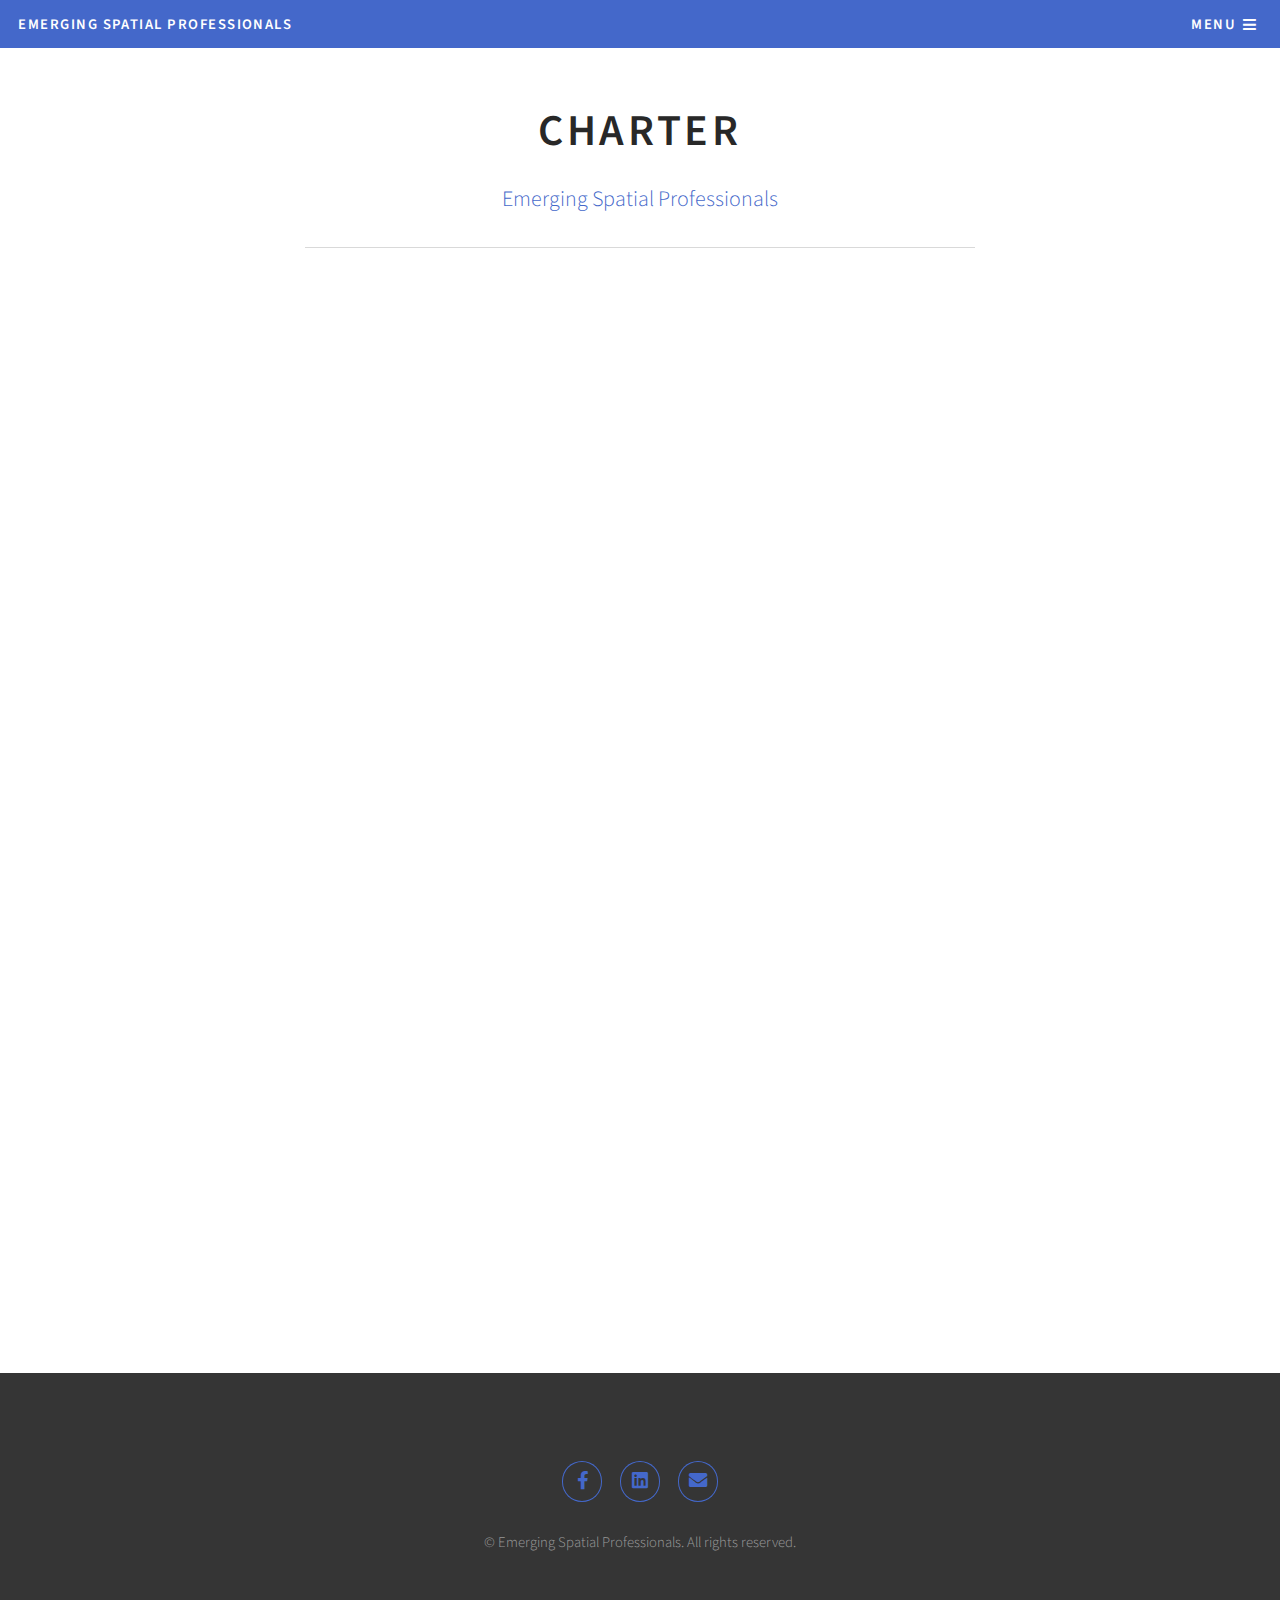
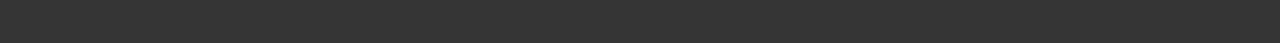
<file: charter.html>
<!DOCTYPE HTML>
<html>
	<head>

		<title>ESP - Charter</title>
		<link rel="shortcut icon" href="images/favicon.ico">

		<meta charset="utf-8" />
		<meta name="viewport" content="width=device-width, initial-scale=1, user-scalable=no" />
		<meta name="description" content="" />
		<meta name="keywords" content="" />
		<link rel="stylesheet" href="assets/css/main.css" />

	</head>
	<body class="is-preload">

		<!-- Header -->
			<header id="header">
				<a class="logo" href="index.html">Emerging Spatial Professionals <span> </span></a>
				<nav>
					<a href="#menu">Menu</a>
				</nav>
			</header>

		<!-- Nav -->
			<nav id="menu">
				<ul class="links">
					<li><a href="index.html">Home</a></li>
					<li><a href="committee.html">Committee</a></li>
					<li><a href="charter.html">Charter</a></li>
					<li><a href="events.html">Events</a></li>
					<li><a href="blogs.html">Blogs</a></li>
					<li><a href="contact.html">Contact</a></li>
				</ul>
			</nav>

		<!-- Main -->
			<div id="main" class="wrapper">
				<div class="inner">

					<header class="heading major">
						<h1>Charter</h1>
						<p>Emerging Spatial Professionals</p>
					</header>

					<span class="image fit"><iframe width="100%" height="1000em" src="https://www.yumpu.com/en/embed/view/Pa7RyNkrIGn9o5lp" frameborder="0" allowfullscreen="true"  allowtransparency="true"></iframe></span>

				</div>
			</div>

		<!-- Footer -->
			<section id="footer">
				<div class="inner">
					<ul class="icons">
						<li><a href="https://www.facebook.com/EmergingSpatialProfessionals" target="_blank" class="icon brands fa-facebook-f"><span class="label">Facebook</span></a></li>
						<li><a href="https://www.linkedin.com/groups/8364739/" target="_blank" class="icon brands fa-linkedin"><span class="label">LinkedIn</span></a></li>
						<li><a href="mailto:emergingspatialpros@gmail.com" target="_blank" class="icon solid fa-envelope"><span class="label">Email</span></a></li>
					</ul>
				</div>
				<div class="copyright">
					&copy; Emerging Spatial Professionals. All rights reserved.
				</div>
			</section>

		<!-- Scripts -->
			<script src="assets/js/jquery.min.js"></script>
			<script src="assets/js/browser.min.js"></script>
			<script src="assets/js/breakpoints.min.js"></script>
			<script src="assets/js/util.js"></script>
			<script src="assets/js/main.js"></script>

	</body>
</html>
</file>
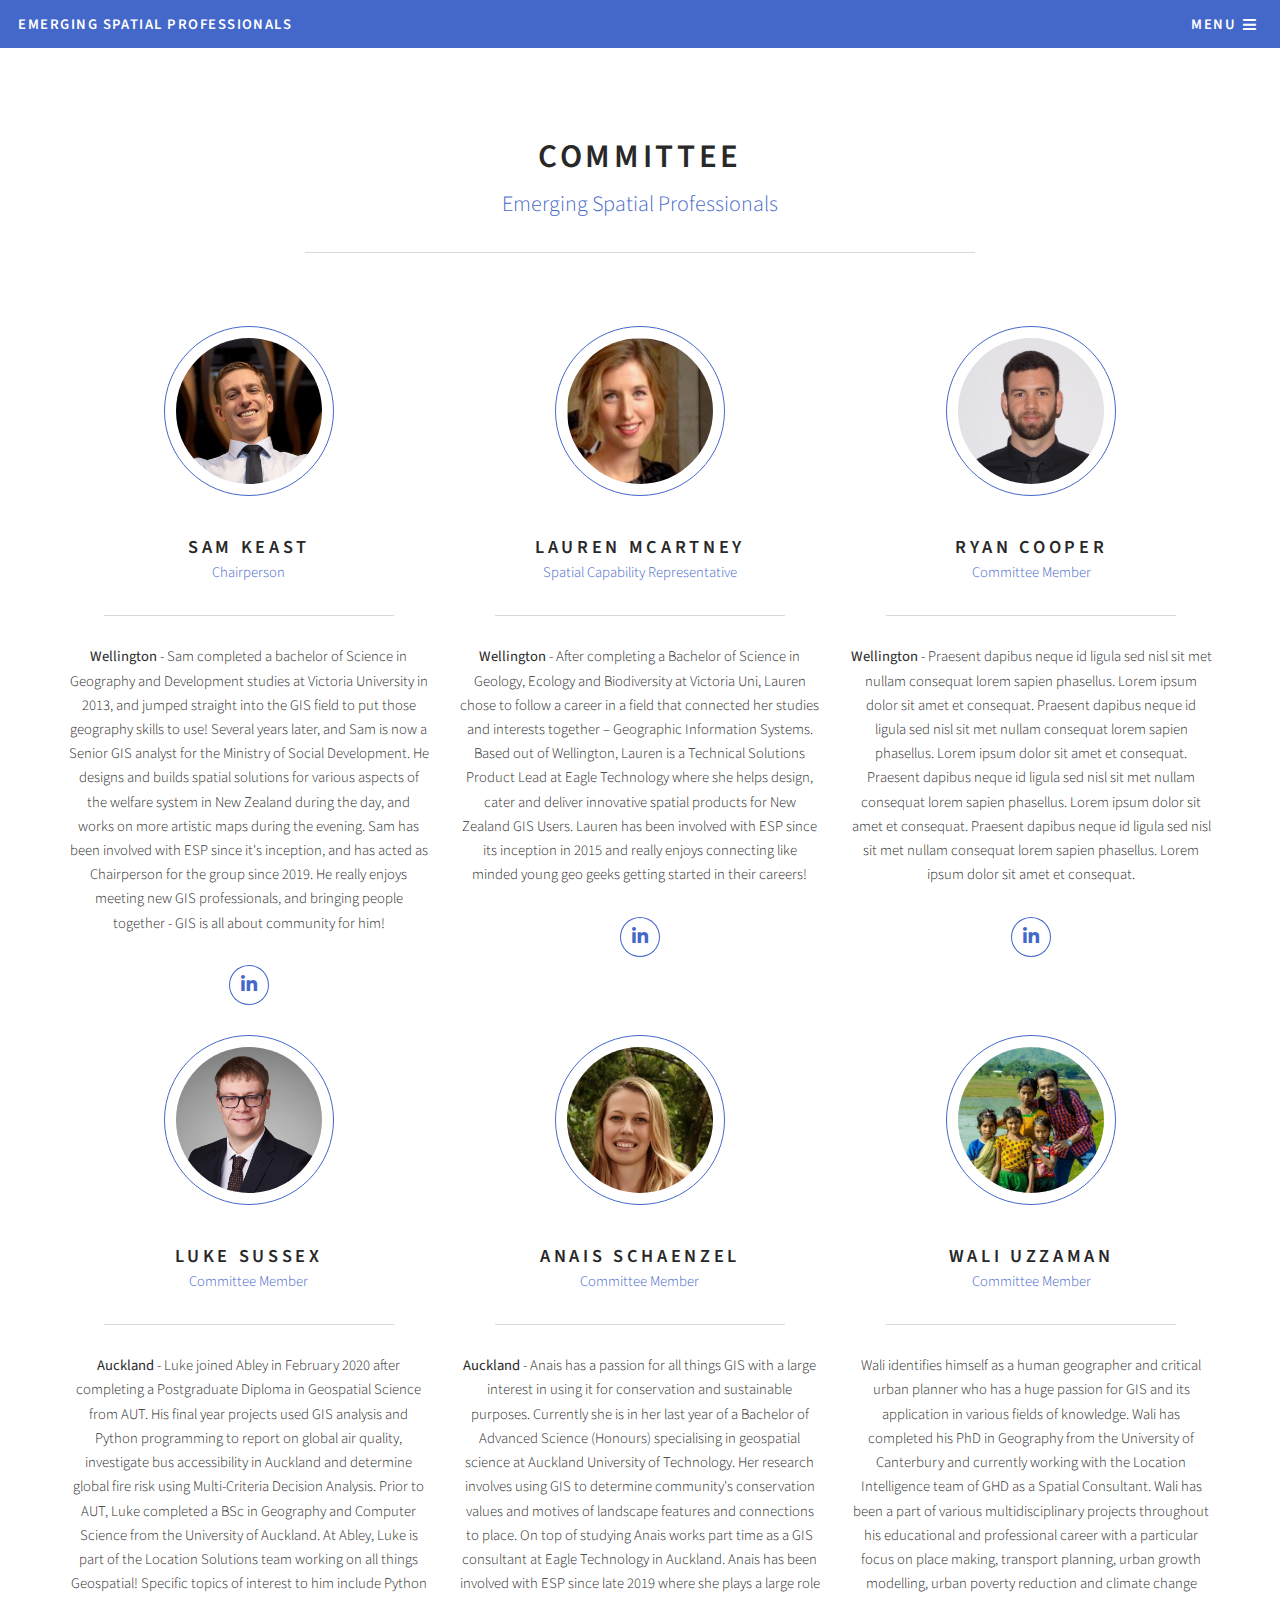
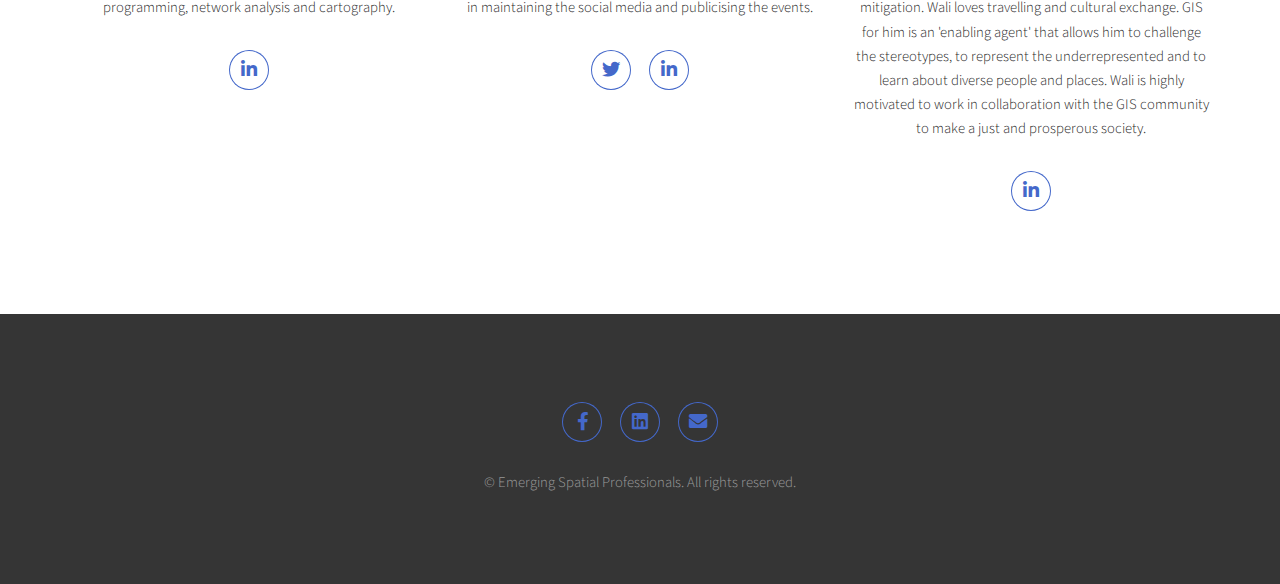
<file: committee.html>
<!DOCTYPE HTML>
<html>
	<head>

		<title>ESP - Committee</title>
		<link rel="shortcut icon" href="images/favicon.ico">


		<meta charset="utf-8" />
		<meta name="viewport" content="width=device-width, initial-scale=1, user-scalable=no" />
		<meta name="description" content="Emerging Spatial Professionals" />
		<meta name="keywords" content="ESP" />
		<link rel="stylesheet" href="assets/css/main.css" />

	</head>
	<body class="is-preload">

		<!-- Header -->
			<header id="header">
				<a class="logo" href="index.html">Emerging Spatial Professionals <span> </span></a>
				<nav>
					<a href="#menu">Menu</a>
				</nav>
			</header>

		<!-- Nav -->
			<nav id="menu">
				<ul class="links">
					<li><a href="index.html">Home</a></li>
					<li><a href="committee.html">Committee</a></li>
					<li><a href="charter.html">Charter</a></li>
					<li><a href="events.html">Events</a></li>
					<li><a href="blogs.html">Blogs</a></li>
					<li><a href="contact.html">Contact</a></li>
				</ul>
			</nav>


		<!-- Committee -->
			<section id="three" class="wrapper">
				<div class="inner">
					<header class="heading major">
						<h2>Committee</h2>
						<p>Emerging Spatial Professionals</p>
					</header>

					<div class="profiles">
						<div class="profile">
							<div class="image">
								<img src="images/committee/sam_keast.png" alt="" />
							</div>
							<header class="heading">
								<h3>Sam Keast</h3>
								<p>Chairperson</p>
							</header>
							<p><b>Wellington</b> - Sam completed a bachelor of Science in Geography and Development studies at Victoria University in 2013, and jumped straight into the GIS field to put those geography skills to use! Several years later, and Sam is now a Senior GIS analyst for the Ministry of Social Development. He designs and builds spatial solutions for various aspects of the welfare system in New Zealand during the day, and works on more artistic maps during the evening. Sam has been involved with ESP since it's inception, and has acted as Chairperson for the group since 2019. He really enjoys meeting new GIS professionals, and bringing people together - GIS is all about community for him!</p>
							<ul class="icons">
								<li><a href="https://www.linkedin.com/in/samkeastnz/" class="icon brands fa-linkedin-in"><span class="label">LinkedIn</span></a></li>
							</ul>
						</div>

						<div class="profile">
							<div class="image">
								<img src="images/committee/lauren_mcartney.jpg" alt="" />
							</div>
							<header class="heading">
								<h3>Lauren McArtney</h3>
								<p>Spatial Capability Representative</p>
							</header>
							<p><b>Wellington</b> - After completing a Bachelor of Science in Geology, Ecology and Biodiversity at Victoria Uni, Lauren chose to follow a career in a field that connected her studies and interests together – Geographic Information Systems. Based out of Wellington, Lauren is a Technical Solutions Product Lead at Eagle Technology where she helps design, cater and deliver innovative spatial products for New Zealand GIS Users. Lauren has been involved with ESP since its inception in 2015 and really enjoys connecting like minded young geo geeks getting started in their careers!</p>
							<ul class="icons">
								<li><a href="#" class="icon brands fa-linkedin-in"><span class="label">LinkedIn</span></a></li>
							</ul>
						</div>

						<div class="profile">
							<div class="image">
								<img src="images/committee/ryan_cooper.png" alt="" />
							</div>
							<header class="heading">
								<h3>Ryan Cooper</h3>
								<p>Committee Member</p>
							</header>
							<p><b>Wellington</b> - Praesent dapibus neque id ligula sed nisl sit met nullam consequat lorem sapien phasellus. Lorem ipsum dolor sit amet et consequat. Praesent dapibus neque id ligula sed nisl sit met nullam consequat lorem sapien phasellus. Lorem ipsum dolor sit amet et consequat. Praesent dapibus neque id ligula sed nisl sit met nullam consequat lorem sapien phasellus. Lorem ipsum dolor sit amet et consequat. Praesent dapibus neque id ligula sed nisl sit met nullam consequat lorem sapien phasellus. Lorem ipsum dolor sit amet et consequat.</p>
							<ul class="icons">
								<li><a href="https://www.linkedin.com/in/ryan-cooper-390b62103/" class="icon brands fa-linkedin-in"><span class="label">LinkedIn</span></a></li>
							</ul>
						</div>

						<div class="profile">
							<div class="image">
								<img src="images/committee/luke_sussex.png" alt="" />
							</div>
							<header class="heading">
								<h3>Luke Sussex</h3>
								<p>Committee Member</p>
							</header>
							<p><b>Auckland</b> - Luke joined Abley in February 2020 after completing a Postgraduate Diploma in Geospatial Science from AUT. His final year projects used GIS analysis and Python programming to report on global air quality, investigate bus accessibility in Auckland and determine global fire risk using Multi-Criteria Decision Analysis. Prior to AUT, Luke completed a BSc in Geography and Computer Science from the University of Auckland. At Abley, Luke is part of the Location Solutions team working on all things Geospatial! Specific topics of interest to him include Python programming, network analysis and cartography.</p>
							<ul class="icons">
								<li><a href="https://www.linkedin.com/in/luke-sussex-a1bb45123/" class="icon brands fa-linkedin-in"><span class="label">LinkedIn</span></a></li>
							</ul>
						</div>

						<div class="profile">
							<div class="image">
								<img src="images/committee/anais_schaenzel.png" alt="" />
							</div>
							<header class="heading">
								<h3>Anais Schaenzel</h3>
								<p>Committee Member</p>
							</header>
							<p><b>Auckland</b> - Anais has a passion for all things GIS with a large interest in using it for conservation and sustainable purposes. Currently she is in her last year of a Bachelor of Advanced Science (Honours) specialising in geospatial science at Auckland University of Technology. Her research involves using GIS to determine community's conservation values and motives of landscape features and connections to place. On top of studying Anais works part time as a GIS consultant at Eagle Technology in Auckland. Anais has been involved with ESP since late 2019 where she plays a large role in maintaining the social media and publicising the events.</p>
							<ul class="icons">
								<li><a href="https://twitter.com/home?lang=en" class="icon brands fa-twitter"><span class="label">Twitter</span></a></li>
								<li><a href="https://www.linkedin.com/in/anais-schaenzel/" class="icon brands fa-linkedin-in"><span class="label">LinkedIn</span></a></li>
							</ul>
						</div>

						<div class="profile">
							<div class="image">
								<img src="images/committee/wali_uzzaman.jpg" alt="" />
							</div>
							<header class="heading">
								<h3>Wali Uzzaman</h3>
								<p>Committee Member</p>
							</header>
							<p>Wali identifies himself as a human geographer and critical urban planner who has a huge passion for GIS and its application in various fields of knowledge. Wali has completed his PhD in Geography from the University of Canterbury and currently working with the Location Intelligence team of GHD as a Spatial Consultant. Wali has been a part of various multidisciplinary projects throughout his educational and professional career with a particular focus on place making, transport planning, urban growth modelling, urban poverty reduction and climate change mitigation. Wali loves travelling and cultural exchange. GIS for him is an 'enabling agent' that allows him to challenge the stereotypes, to represent the underrepresented and to learn about diverse people and places. Wali is highly motivated to work in collaboration with the GIS community to make a just and prosperous society.</p>
							<ul class="icons">
								<li><a href="https://www.linkedin.com/in/wali-uz-zaman-077488b7/" class="icon brands fa-linkedin-in"><span class="label">LinkedIn</span></a></li>
							</ul>
						</div>

				</div>
			</section>


		<!-- Footer -->
			<section id="footer">
				<div class="inner">
					<ul class="icons">
						<li><a href="https://www.facebook.com/EmergingSpatialProfessionals" target="_blank" class="icon brands fa-facebook-f"><span class="label">Facebook</span></a></li>
						<li><a href="https://www.linkedin.com/groups/8364739/" target="_blank" class="icon brands fa-linkedin"><span class="label">LinkedIn</span></a></li>
						<li><a href="mailto:emergingspatialpros@gmail.com" target="_blank" class="icon solid fa-envelope"><span class="label">Email</span></a></li>
					</ul>
				</div>
				<div class="copyright">
					&copy; Emerging Spatial Professionals. All rights reserved.
				</div>
			</section>

		<!-- Scripts -->
			<script src="assets/js/jquery.min.js"></script>
			<script src="assets/js/browser.min.js"></script>
			<script src="assets/js/breakpoints.min.js"></script>
			<script src="assets/js/util.js"></script>
			<script src="assets/js/main.js"></script>

	</body>
</html>
</file>
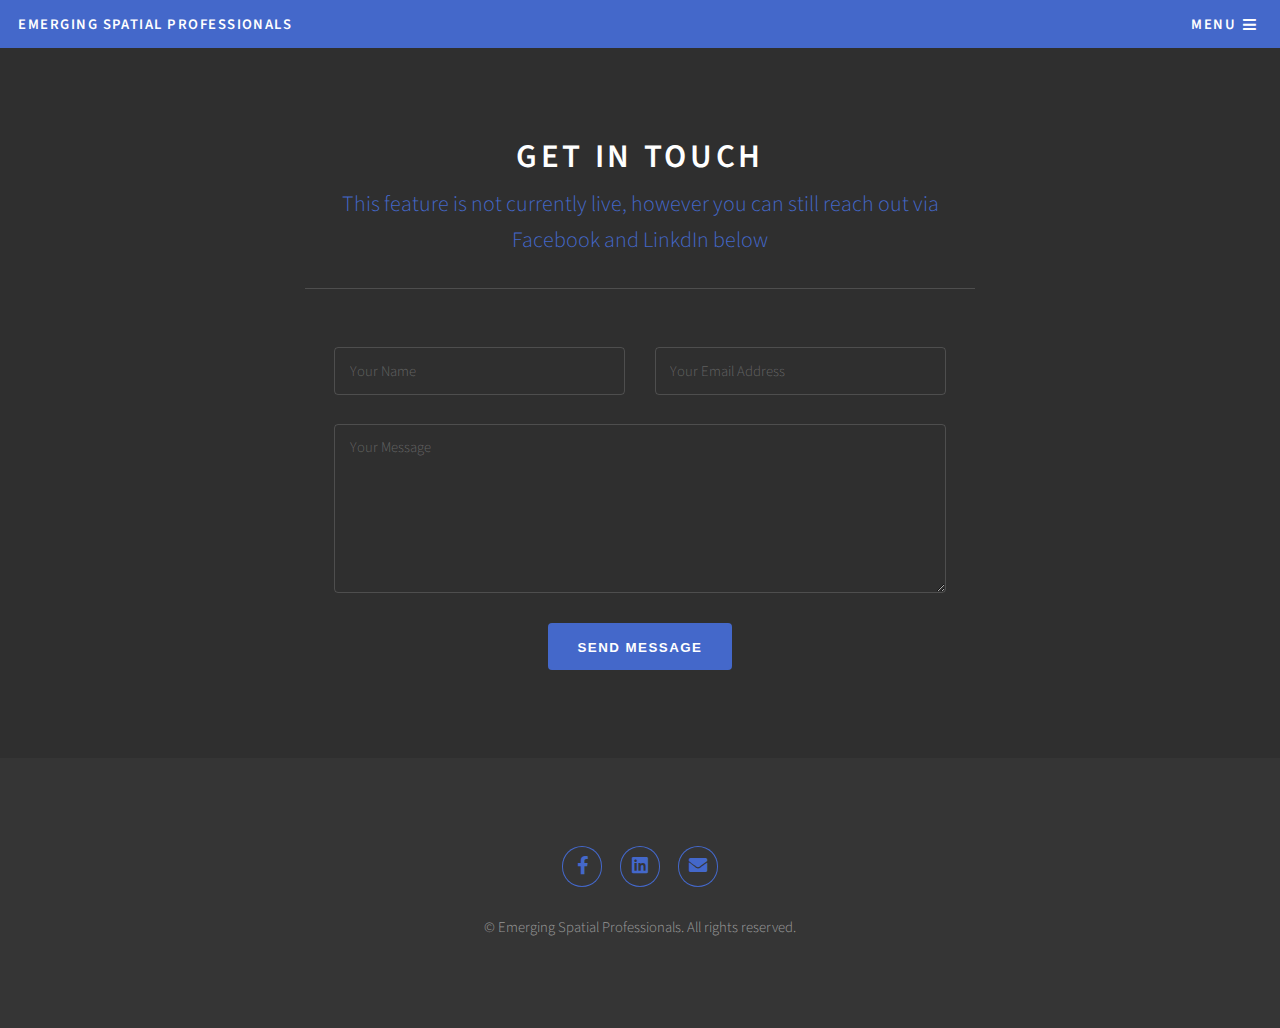
<file: contact.html>
<!DOCTYPE HTML>
<html>
	<head>

		<title>ESP - Contact</title>
		<link rel="shortcut icon" href="images/favicon.ico">


		<meta charset="utf-8" />
		<meta name="viewport" content="width=device-width, initial-scale=1, user-scalable=no" />
		<meta name="description" content="Emerging Spatial Professionals" />
		<meta name="keywords" content="ESP" />
		<link rel="stylesheet" href="assets/css/main.css" />

	</head>
	<body class="is-preload">

		<!-- Header -->
			<header id="header">
				<a class="logo" href="index.html">Emerging Spatial Professionals <span> </span></a>
				<nav>
					<a href="#menu">Menu</a>
				</nav>
			</header>

		<!-- Nav -->
			<nav id="menu">
				<ul class="links">
					<li><a href="index.html">Home</a></li>
					<li><a href="committee.html">Committee</a></li>
					<li><a href="charter.html">Charter</a></li>
					<li><a href="events.html">Events</a></li>
					<li><a href="blogs.html">Blogs</a></li>
					<li><a href="contact.html">Contact</a></li>
				</ul>
			</nav>


		<!-- Contact -->
			<section class="wrapper style2">
				<div class="inner narrow">
					<header class="heading major">
						<h2>Get in Touch</h2>
						<p>This feature is not currently live, however you can still reach out via Facebook and LinkdIn below</p>
					</header>
					<form action="#" method="post">
						<div class="field half">
							<input name="name" id="name" placeholder="Your Name" type="text" />
						</div>
						<div class="field half">
							<input name="email" id="email" placeholder="Your Email Address" type="email" />
						</div>
						<div class="field">
							<textarea name="message" id="message" rows="6" placeholder="Your Message"></textarea>
						</div>
						<div class="field">
							<ul class="actions special">
								<li><button class="button primary" type="submit">Send Message</button></li>
							</ul>
						</div>
					</form>
				</div>
			</section>

		<!-- Footer -->
			<section id="footer">
				<div class="inner">
					<ul class="icons">
						<li><a href="https://www.facebook.com/EmergingSpatialProfessionals" target="_blank" class="icon brands fa-facebook-f"><span class="label">Facebook</span></a></li>
						<li><a href="https://www.linkedin.com/groups/8364739/" target="_blank" class="icon brands fa-linkedin"><span class="label">LinkedIn</span></a></li>
						<li><a href="mailto:emergingspatialpros@gmail.com" target="_blank" class="icon solid fa-envelope"><span class="label">Email</span></a></li>
					</ul>
				</div>
				<div class="copyright">
					&copy; Emerging Spatial Professionals. All rights reserved.
				</div>
			</section>

		<!-- Scripts -->
			<script src="assets/js/jquery.min.js"></script>
			<script src="assets/js/browser.min.js"></script>
			<script src="assets/js/breakpoints.min.js"></script>
			<script src="assets/js/util.js"></script>
			<script src="assets/js/main.js"></script>

	</body>
</html>
</file>
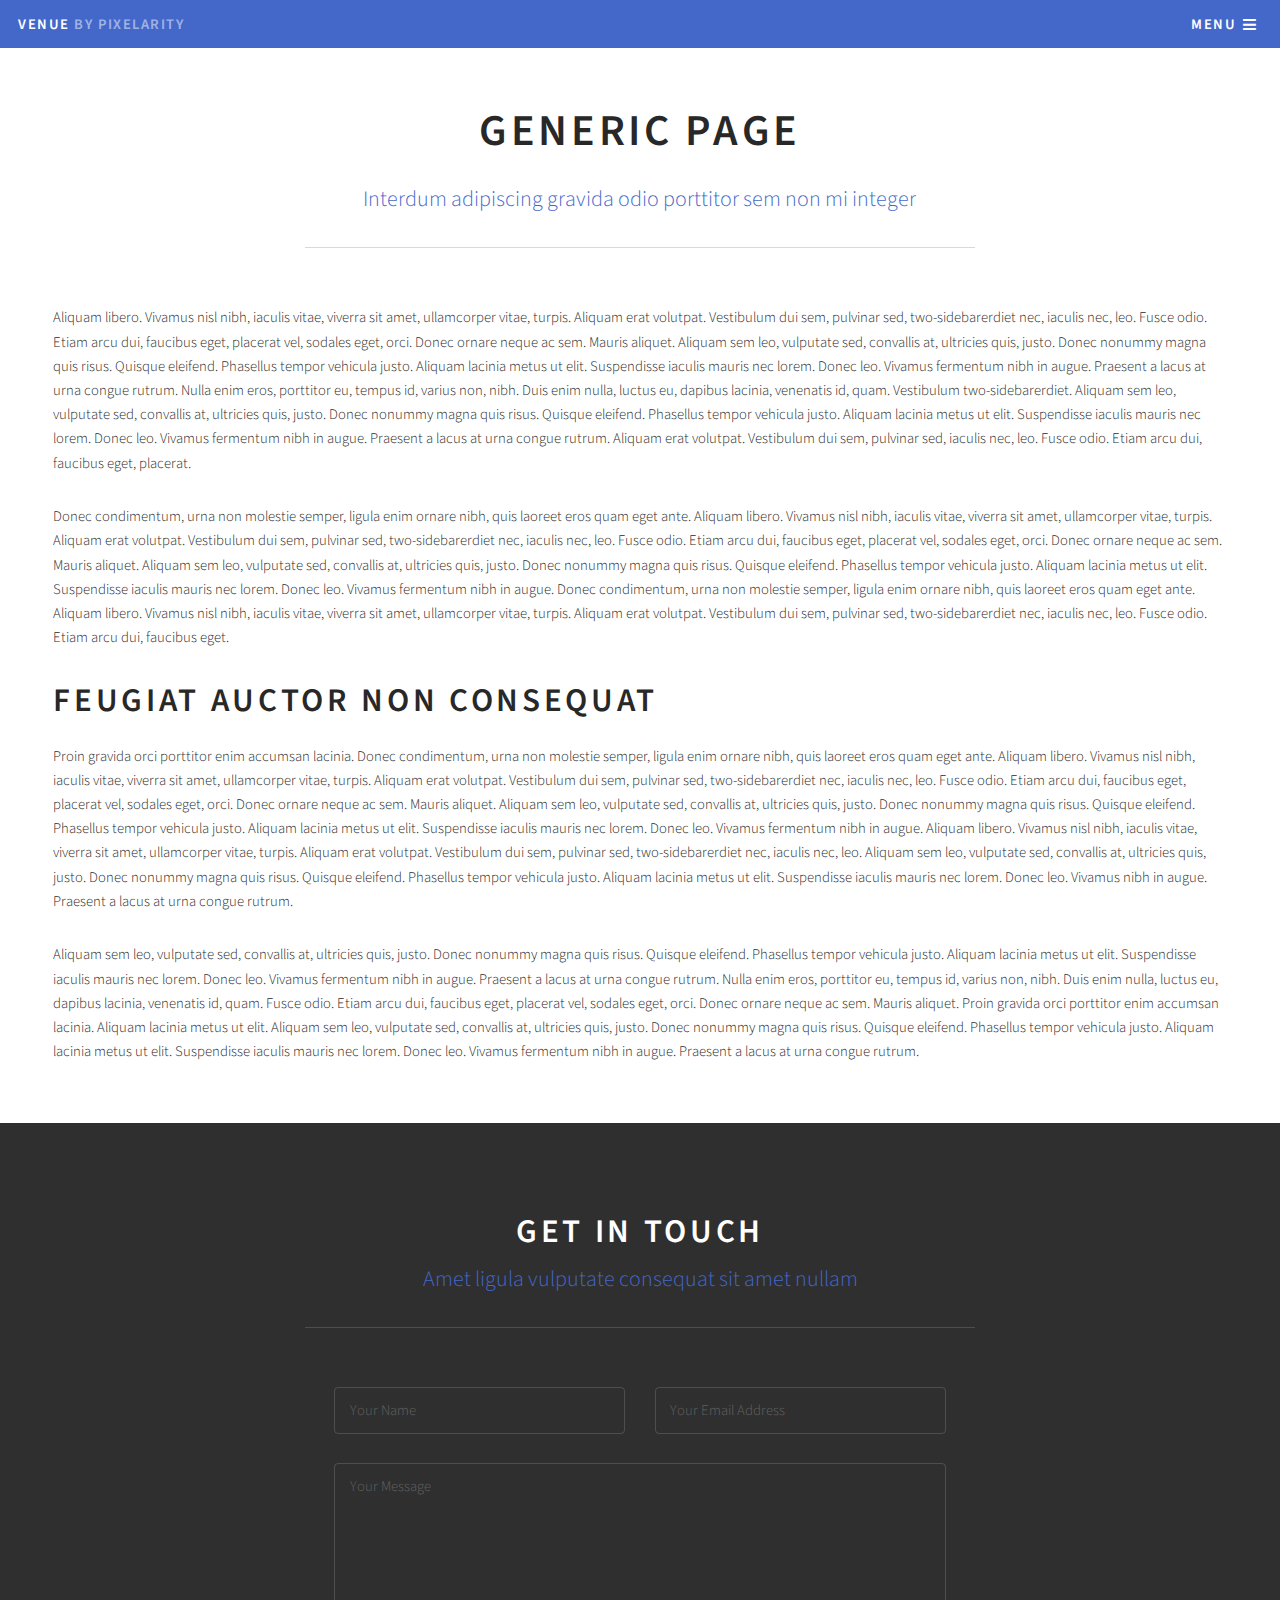
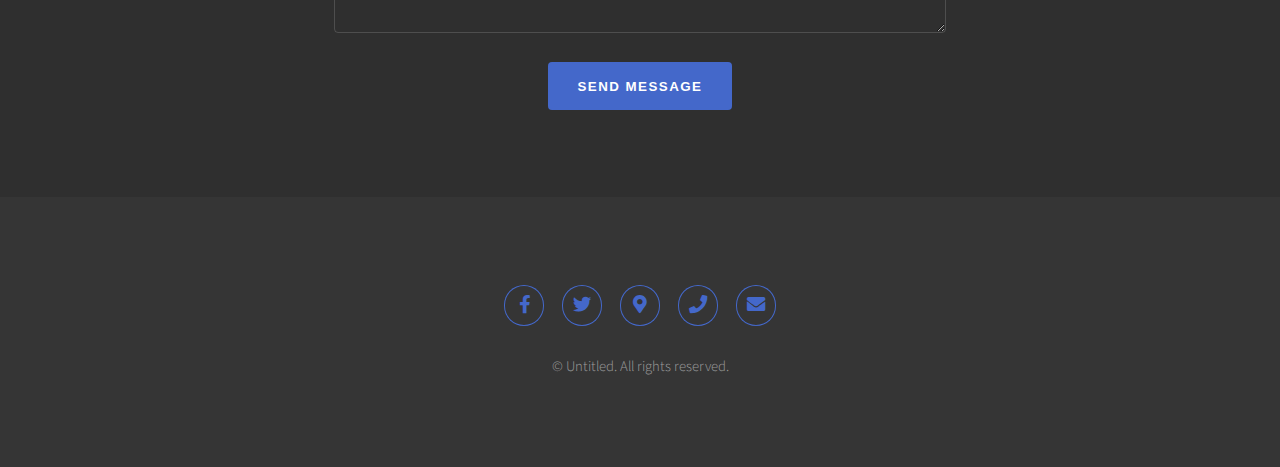
<file: generic.html>
<!DOCTYPE HTML>
<html>
	<head>
		<title>Untitled</title>
		<meta charset="utf-8" />
		<meta name="viewport" content="width=device-width, initial-scale=1, user-scalable=no" />
		<meta name="description" content="" />
		<meta name="keywords" content="" />
		<link rel="stylesheet" href="assets/css/main.css" />
	</head>
	<body class="is-preload">

		<!-- Header -->
			<header id="header">
				<a class="logo" href="index.html">Venue <span>by Pixelarity</span></a>
				<nav>
					<a href="#menu">Menu</a>
				</nav>
			</header>

		<!-- Nav -->
			<nav id="menu">
				<ul class="links">
					<li><a href="index.html">Home</a></li>
					<li><a href="generic.html">Generic</a></li>
					<li><a href="elements.html">Elements</a></li>
				</ul>
			</nav>

		<!-- Main -->
			<div id="main" class="wrapper">
				<div class="inner">
					<header class="heading major">
						<h1>Generic Page</h1>
						<p>Interdum adipiscing gravida odio porttitor sem non mi integer</p>
					</header>
					<p>Aliquam libero. Vivamus nisl nibh, iaculis vitae, viverra sit amet, ullamcorper vitae, turpis. Aliquam erat volutpat. Vestibulum dui sem, pulvinar sed, two-sidebarerdiet nec, iaculis nec, leo. Fusce odio. Etiam arcu dui, faucibus eget, placerat vel, sodales eget, orci. Donec ornare neque ac sem. Mauris aliquet. Aliquam sem leo, vulputate sed, convallis at, ultricies quis, justo. Donec nonummy magna quis risus. Quisque eleifend. Phasellus tempor vehicula justo. Aliquam lacinia metus ut elit. Suspendisse iaculis mauris nec lorem. Donec leo. Vivamus fermentum nibh in augue. Praesent a lacus at urna congue rutrum. Nulla enim eros, porttitor eu, tempus id, varius non, nibh. Duis enim nulla, luctus eu, dapibus lacinia, venenatis id, quam. Vestibulum two-sidebarerdiet. Aliquam sem leo, vulputate sed, convallis at, ultricies quis, justo. Donec nonummy magna quis risus. Quisque eleifend. Phasellus tempor vehicula justo. Aliquam lacinia metus ut elit. Suspendisse iaculis mauris nec lorem. Donec leo. Vivamus fermentum nibh in augue. Praesent a lacus at urna congue rutrum. Aliquam erat volutpat. Vestibulum dui sem, pulvinar sed, iaculis nec, leo. Fusce odio. Etiam arcu dui, faucibus eget, placerat.</p>
					<p>Donec condimentum, urna non molestie semper, ligula enim ornare nibh, quis laoreet eros quam eget ante. Aliquam libero. Vivamus nisl nibh, iaculis vitae, viverra sit amet, ullamcorper vitae, turpis. Aliquam erat volutpat. Vestibulum dui sem, pulvinar sed, two-sidebarerdiet nec, iaculis nec, leo. Fusce odio. Etiam arcu dui, faucibus eget, placerat vel, sodales eget, orci. Donec ornare neque ac sem. Mauris aliquet. Aliquam sem leo, vulputate sed, convallis at, ultricies quis, justo. Donec nonummy magna quis risus. Quisque eleifend. Phasellus tempor vehicula justo. Aliquam lacinia metus ut elit. Suspendisse iaculis mauris nec lorem. Donec leo. Vivamus fermentum nibh in augue. Donec condimentum, urna non molestie semper, ligula enim ornare nibh, quis laoreet eros quam eget ante. Aliquam libero. Vivamus nisl nibh, iaculis vitae, viverra sit amet, ullamcorper vitae, turpis. Aliquam erat volutpat. Vestibulum dui sem, pulvinar sed, two-sidebarerdiet nec, iaculis nec, leo. Fusce odio. Etiam arcu dui, faucibus eget.</p>
					<h2>Feugiat auctor non consequat</h2>
					<p>Proin gravida orci porttitor enim accumsan lacinia. Donec condimentum, urna non molestie semper, ligula enim ornare nibh, quis laoreet eros quam eget ante. Aliquam libero. Vivamus nisl nibh, iaculis vitae, viverra sit amet, ullamcorper vitae, turpis. Aliquam erat volutpat. Vestibulum dui sem, pulvinar sed, two-sidebarerdiet nec, iaculis nec, leo. Fusce odio. Etiam arcu dui, faucibus eget, placerat vel, sodales eget, orci. Donec ornare neque ac sem. Mauris aliquet. Aliquam sem leo, vulputate sed, convallis at, ultricies quis, justo. Donec nonummy magna quis risus. Quisque eleifend. Phasellus tempor vehicula justo. Aliquam lacinia metus ut elit. Suspendisse iaculis mauris nec lorem. Donec leo. Vivamus fermentum nibh in augue. Aliquam libero. Vivamus nisl nibh, iaculis vitae, viverra sit amet, ullamcorper vitae, turpis. Aliquam erat volutpat. Vestibulum dui sem, pulvinar sed, two-sidebarerdiet nec, iaculis nec, leo. Aliquam sem leo, vulputate sed, convallis at, ultricies quis, justo. Donec nonummy magna quis risus. Quisque eleifend. Phasellus tempor vehicula justo. Aliquam lacinia metus ut elit. Suspendisse iaculis mauris nec lorem. Donec leo. Vivamus nibh in augue. Praesent a lacus at urna congue rutrum.</p>
					<p>Aliquam sem leo, vulputate sed, convallis at, ultricies quis, justo. Donec nonummy magna quis risus. Quisque eleifend. Phasellus tempor vehicula justo. Aliquam lacinia metus ut elit. Suspendisse iaculis mauris nec lorem. Donec leo. Vivamus fermentum nibh in augue. Praesent a lacus at urna congue rutrum. Nulla enim eros, porttitor eu, tempus id, varius non, nibh. Duis enim nulla, luctus eu, dapibus lacinia, venenatis id, quam. Fusce odio. Etiam arcu dui, faucibus eget, placerat vel, sodales eget, orci. Donec ornare neque ac sem. Mauris aliquet. Proin gravida orci porttitor enim accumsan lacinia. Aliquam lacinia metus ut elit. Aliquam sem leo, vulputate sed, convallis at, ultricies quis, justo. Donec nonummy magna quis risus. Quisque eleifend. Phasellus tempor vehicula justo. Aliquam lacinia metus ut elit. Suspendisse iaculis mauris nec lorem. Donec leo. Vivamus fermentum nibh in augue. Praesent a lacus at urna congue rutrum.</p>
				</div>
			</div>

		<!-- Contact -->
			<section class="wrapper style2">
				<div class="inner narrow">
					<header class="heading major">
						<h2>Get in Touch</h2>
						<p>Amet ligula vulputate consequat sit amet nullam</p>
					</header>
					<form action="#" method="post">
						<div class="field half">
							<input name="name" id="name" placeholder="Your Name" type="text" />
						</div>
						<div class="field half">
							<input name="email" id="email" placeholder="Your Email Address" type="email" />
						</div>
						<div class="field">
							<textarea name="message" id="message" rows="6" placeholder="Your Message"></textarea>
						</div>
						<div class="field">
							<ul class="actions special">
								<li><button class="button primary" type="submit">Send Message</button></li>
							</ul>
						</div>
					</form>
				</div>
			</section>

		<!-- Footer -->
			<section id="footer">
				<div class="inner">
					<ul class="icons">
						<li><a href="#" class="icon brands fa-facebook-f"><span class="label">Facebook</span></a></li>
						<li><a href="#" class="icon brands fa-twitter"><span class="label">Twitter</span></a></li>
						<li><a href="#" class="icon solid fa-map-marker-alt"><span class="label">Location</span></a></li>
						<li><a href="#" class="icon solid fa-phone"><span class="label">Phone</span></a></li>
						<li><a href="#" class="icon solid fa-envelope"><span class="label">Email</span></a></li>
					</ul>
				</div>
				<div class="copyright">
					&copy; Untitled. All rights reserved.
				</div>
			</section>

		<!-- Scripts -->
			<script src="assets/js/jquery.min.js"></script>
			<script src="assets/js/browser.min.js"></script>
			<script src="assets/js/breakpoints.min.js"></script>
			<script src="assets/js/util.js"></script>
			<script src="assets/js/main.js"></script>

	</body>
</html>
</file>
<file: assets/css/main.css>
@import url(fontawesome-all.min.css);
@import url("https://fonts.googleapis.com/css?family=Fjalla+One|Source+Sans+Pro:300,400");

/*
	Venue by Pixelarity
	pixelarity.com | hello@pixelarity.com
	License: pixelarity.com/license
*/

html, body, div, span, applet, object,
iframe, h1, h2, h3, h4, h5, h6, p, blockquote,
pre, a, abbr, acronym, address, big, cite,
code, del, dfn, em, img, ins, kbd, q, s, samp,
small, strike, strong, sub, sup, tt, var, b,
u, i, center, dl, dt, dd, ol, ul, li, fieldset,
form, label, legend, table, caption, tbody,
tfoot, thead, tr, th, td, article, aside,
canvas, details, embed, figure, figcaption,
footer, header, hgroup, menu, nav, output, ruby,
section, summary, time, mark, audio, video {
	margin: 0;
	padding: 0;
	border: 0;
	font-size: 100%;
	font: inherit;
	vertical-align: baseline;}

article, aside, details, figcaption, figure,
footer, header, hgroup, menu, nav, section {
	display: block;}

body {
	line-height: 1;
}

ol, ul {
	list-style: none;
}

blockquote, q {
	quotes: none;
}

	blockquote:before, blockquote:after, q:before, q:after {
		content: '';
		content: none;
	}

table {
	border-collapse: collapse;
	border-spacing: 0;
}

body {
	-webkit-text-size-adjust: none;
}

mark {
	background-color: transparent;
	color: inherit;
}

input::-moz-focus-inner {
	border: 0;
	padding: 0;
}

input, select, textarea {
	-moz-appearance: none;
	-webkit-appearance: none;
	-ms-appearance: none;
	appearance: none;
}

/* Basic */

	@-ms-viewport {
		width: device-width;
	}

	body {
		-ms-overflow-style: scrollbar;
	}

	@media screen and (max-width: 480px) {

		html, body {
			min-width: 320px;
		}

	}

	html {
		box-sizing: border-box;
	}

	*, *:before, *:after {
		box-sizing: inherit;
	}

	body {
		background: #ffffff;
	}

		body.is-preload *, body.is-preload *:before, body.is-preload *:after {
			-moz-animation: none !important;
			-webkit-animation: none !important;
			-ms-animation: none !important;
			animation: none !important;
			-moz-transition: none !important;
			-webkit-transition: none !important;
			-ms-transition: none !important;
			transition: none !important;
		}

/* Typography */

	html {
		font-size: 13pt;
	}

		@media screen and (max-width: 1680px) {

			html {
				font-size: 11pt;
			}

		}

		@media screen and (max-width: 980px) {

			html {
				font-size: 12pt;
			}

		}

		@media screen and (max-width: 480px) {

			html {
				font-size: 11pt;
			}

		}

	body {
		background-color: #ffffff;
		color: #282828;
	}

	body, input, select, textarea {
		font-family: "Source Sans Pro", Arial, Helvetica, sans-serif;
		font-weight: 300;
		font-size: 1rem;
		line-height: 1.65;
	}

	a {
		-moz-transition: color 0.2s ease-in-out;
		-webkit-transition: color 0.2s ease-in-out;
		-ms-transition: color 0.2s ease-in-out;
		transition: color 0.2s ease-in-out;
		text-decoration: underline;
	}

		a:hover {
			text-decoration: none;
		}

	strong, b {
		font-weight: 400;
	}

	em, i {
		font-style: italic;
	}

	p {
		margin: 0 0 2rem 0;
	}

	h1, h2, h3, h4, h5, h6 {
		font-family: "Source Sans Pro", Arial, Helvetica, sans-serif;
		font-weight: 600;
		line-height: 1.5;
		margin: 0 0 1.5rem 0;
		text-transform: uppercase;
		letter-spacing: 0.25rem;
	}

		h1 a, h2 a, h3 a, h4 a, h5 a, h6 a {
			color: inherit;
			text-decoration: none;
		}

	h1 {
		font-size: 4rem;
		line-height: 1.2;
	}

	h2 {
		font-size: 2.25rem;
		line-height: 1.3;
	}

	h3 {
		font-size: 1.25rem;
	}

	h4 {
		font-size: 1rem;
	}

	h5 {
		font-size: 0.9rem;
	}

	h6 {
		font-size: 0.7rem;
	}

	@media screen and (max-width: 736px) {

		h1 {
			font-size: 2.75rem;
			line-height: 1.3;
		}

		h2 {
			font-size: 1.75rem;
			line-height: 1.5;
		}

		h3 {
			font-size: 1.25rem;
		}

	}

	sub {
		font-size: 0.8rem;
		position: relative;
		top: 0.5rem;
	}

	sup {
		font-size: 0.8rem;
		position: relative;
		top: -0.5rem;
	}

	blockquote {
		border-left: solid 0.5rem;
		font-style: italic;
		margin: 0 0 2rem 0;
		padding: 1rem 0 1rem 2rem;
	}

	code {
		border-radius: 4px;
		border: solid 1px;
		font-family: "Courier New", monospace;
		font-size: 0.9rem;
		margin: 0 0.25rem;
		padding: 0.25rem 0.65rem;
	}

	pre {
		-webkit-overflow-scrolling: touch;
		font-family: "Courier New", monospace;
		font-size: 0.9rem;
		margin: 0 0 2rem 0;
	}

		pre code {
			display: block;
			line-height: 1.75;
			padding: 1rem 1.5rem;
			overflow-x: auto;
		}

	hr {
		border: 0;
		border-bottom: solid 1px;
		margin: 2rem 0;
	}

		hr.major {
			margin: 4rem 0;
		}

		@media screen and (max-width: 736px) {

			hr.major {
				margin: 3rem 0;
			}

		}

	input, select, textarea {
		color: #282828;
	}

	strong, b {
		color: #282828;
	}

	h1, h2, h3, h4, h5, h6 {
		color: #282828;
	}

	blockquote {
		border-left-color: rgba(0, 0, 0, 0.15);
	}

	code {
		background: rgba(0, 0, 0, 0.075);
		border-color: rgba(0, 0, 0, 0.15);
	}

	hr {
		border-bottom-color: rgba(0, 0, 0, 0.15);
	}

/* Header */

	header.heading {
		border-bottom: 1px solid;
		margin: 0 auto 2rem auto;
		max-width: 80%;
		text-align: center;
		width: 45.71429rem;
	}

	header.major {
		margin: 0 auto 4rem auto;
		max-width: 80%;
	}

		header.major h1 {
			font-size: 3rem;
		}

	header h2 {
		margin-bottom: 0.50rem;
	}

	header h3 {
		margin-bottom: 0;
	}

	header h2 + p, header h1 + p {
		font-size: 1.5rem;
	}

	@media screen and (max-width: 980px) {

		header.major {
			margin: 0 auto 2rem auto;
		}

	}

	@media screen and (max-width: 736px) {

		header h2 + p, header h1 + p {
			font-size: 1.15rem;
		}

		header.major {
			max-width: 80%;
		}

	}

	header.heading {
		border-color: rgba(0, 0, 0, 0.15);
	}

	header p {
		color: #4468ca;
	}

/* Row */

	.row {
		display: flex;
		flex-wrap: wrap;
		box-sizing: border-box;
		align-items: stretch;
	}

		.row > * {
			box-sizing: border-box;
		}

		.row.gtr-uniform > * > :last-child {
			margin-bottom: 0;
		}

		.row.aln-left {
			justify-content: flex-start;
		}

		.row.aln-center {
			justify-content: center;
		}

		.row.aln-right {
			justify-content: flex-end;
		}

		.row.aln-top {
			align-items: flex-start;
		}

		.row.aln-middle {
			align-items: center;
		}

		.row.aln-bottom {
			align-items: flex-end;
		}

		.row > .imp {
			order: -1;
		}

		.row > .col-1 {
			width: 8.33333%;
		}

		.row > .off-1 {
			margin-left: 8.33333%;
		}

		.row > .col-2 {
			width: 16.66667%;
		}

		.row > .off-2 {
			margin-left: 16.66667%;
		}

		.row > .col-3 {
			width: 25%;
		}

		.row > .off-3 {
			margin-left: 25%;
		}

		.row > .col-4 {
			width: 33.33333%;
		}

		.row > .off-4 {
			margin-left: 33.33333%;
		}

		.row > .col-5 {
			width: 41.66667%;
		}

		.row > .off-5 {
			margin-left: 41.66667%;
		}

		.row > .col-6 {
			width: 50%;
		}

		.row > .off-6 {
			margin-left: 50%;
		}

		.row > .col-7 {
			width: 58.33333%;
		}

		.row > .off-7 {
			margin-left: 58.33333%;
		}

		.row > .col-8 {
			width: 66.66667%;
		}

		.row > .off-8 {
			margin-left: 66.66667%;
		}

		.row > .col-9 {
			width: 75%;
		}

		.row > .off-9 {
			margin-left: 75%;
		}

		.row > .col-10 {
			width: 83.33333%;
		}

		.row > .off-10 {
			margin-left: 83.33333%;
		}

		.row > .col-11 {
			width: 91.66667%;
		}

		.row > .off-11 {
			margin-left: 91.66667%;
		}

		.row > .col-12 {
			width: 100%;
		}

		.row > .off-12 {
			margin-left: 100%;
		}

		.row.gtr-0 {
			margin-top: 0;
			margin-left: 0rem;
		}

			.row.gtr-0 > * {
				padding: 0 0 0 0rem;
			}

			.row.gtr-0.gtr-uniform {
				margin-top: 0rem;
			}

				.row.gtr-0.gtr-uniform > * {
					padding-top: 0rem;
				}

		.row.gtr-25 {
			margin-top: 0;
			margin-left: -0.5rem;
		}

			.row.gtr-25 > * {
				padding: 0 0 0 0.5rem;
			}

			.row.gtr-25.gtr-uniform {
				margin-top: -0.5rem;
			}

				.row.gtr-25.gtr-uniform > * {
					padding-top: 0.5rem;
				}

		.row.gtr-50 {
			margin-top: 0;
			margin-left: -1rem;
		}

			.row.gtr-50 > * {
				padding: 0 0 0 1rem;
			}

			.row.gtr-50.gtr-uniform {
				margin-top: -1rem;
			}

				.row.gtr-50.gtr-uniform > * {
					padding-top: 1rem;
				}

		.row {
			margin-top: 0;
			margin-left: -2rem;
		}

			.row > * {
				padding: 0 0 0 2rem;
			}

			.row.gtr-uniform {
				margin-top: -2rem;
			}

				.row.gtr-uniform > * {
					padding-top: 2rem;
				}

		.row.gtr-150 {
			margin-top: 0;
			margin-left: -3rem;
		}

			.row.gtr-150 > * {
				padding: 0 0 0 3rem;
			}

			.row.gtr-150.gtr-uniform {
				margin-top: -3rem;
			}

				.row.gtr-150.gtr-uniform > * {
					padding-top: 3rem;
				}

		.row.gtr-200 {
			margin-top: 0;
			margin-left: -4rem;
		}

			.row.gtr-200 > * {
				padding: 0 0 0 4rem;
			}

			.row.gtr-200.gtr-uniform {
				margin-top: -4rem;
			}

				.row.gtr-200.gtr-uniform > * {
					padding-top: 4rem;
				}

		@media screen and (max-width: 1680px) {

			.row {
				display: flex;
				flex-wrap: wrap;
				box-sizing: border-box;
				align-items: stretch;
			}

				.row > * {
					box-sizing: border-box;
				}

				.row.gtr-uniform > * > :last-child {
					margin-bottom: 0;
				}

				.row.aln-left {
					justify-content: flex-start;
				}

				.row.aln-center {
					justify-content: center;
				}

				.row.aln-right {
					justify-content: flex-end;
				}

				.row.aln-top {
					align-items: flex-start;
				}

				.row.aln-middle {
					align-items: center;
				}

				.row.aln-bottom {
					align-items: flex-end;
				}

				.row > .imp-xlarge {
					order: -1;
				}

				.row > .col-1-xlarge {
					width: 8.33333%;
				}

				.row > .off-1-xlarge {
					margin-left: 8.33333%;
				}

				.row > .col-2-xlarge {
					width: 16.66667%;
				}

				.row > .off-2-xlarge {
					margin-left: 16.66667%;
				}

				.row > .col-3-xlarge {
					width: 25%;
				}

				.row > .off-3-xlarge {
					margin-left: 25%;
				}

				.row > .col-4-xlarge {
					width: 33.33333%;
				}

				.row > .off-4-xlarge {
					margin-left: 33.33333%;
				}

				.row > .col-5-xlarge {
					width: 41.66667%;
				}

				.row > .off-5-xlarge {
					margin-left: 41.66667%;
				}

				.row > .col-6-xlarge {
					width: 50%;
				}

				.row > .off-6-xlarge {
					margin-left: 50%;
				}

				.row > .col-7-xlarge {
					width: 58.33333%;
				}

				.row > .off-7-xlarge {
					margin-left: 58.33333%;
				}

				.row > .col-8-xlarge {
					width: 66.66667%;
				}

				.row > .off-8-xlarge {
					margin-left: 66.66667%;
				}

				.row > .col-9-xlarge {
					width: 75%;
				}

				.row > .off-9-xlarge {
					margin-left: 75%;
				}

				.row > .col-10-xlarge {
					width: 83.33333%;
				}

				.row > .off-10-xlarge {
					margin-left: 83.33333%;
				}

				.row > .col-11-xlarge {
					width: 91.66667%;
				}

				.row > .off-11-xlarge {
					margin-left: 91.66667%;
				}

				.row > .col-12-xlarge {
					width: 100%;
				}

				.row > .off-12-xlarge {
					margin-left: 100%;
				}

				.row.gtr-0 {
					margin-top: 0;
					margin-left: 0rem;
				}

					.row.gtr-0 > * {
						padding: 0 0 0 0rem;
					}

					.row.gtr-0.gtr-uniform {
						margin-top: 0rem;
					}

						.row.gtr-0.gtr-uniform > * {
							padding-top: 0rem;
						}

				.row.gtr-25 {
					margin-top: 0;
					margin-left: -0.5rem;
				}

					.row.gtr-25 > * {
						padding: 0 0 0 0.5rem;
					}

					.row.gtr-25.gtr-uniform {
						margin-top: -0.5rem;
					}

						.row.gtr-25.gtr-uniform > * {
							padding-top: 0.5rem;
						}

				.row.gtr-50 {
					margin-top: 0;
					margin-left: -1rem;
				}

					.row.gtr-50 > * {
						padding: 0 0 0 1rem;
					}

					.row.gtr-50.gtr-uniform {
						margin-top: -1rem;
					}

						.row.gtr-50.gtr-uniform > * {
							padding-top: 1rem;
						}

				.row {
					margin-top: 0;
					margin-left: -2rem;
				}

					.row > * {
						padding: 0 0 0 2rem;
					}

					.row.gtr-uniform {
						margin-top: -2rem;
					}

						.row.gtr-uniform > * {
							padding-top: 2rem;
						}

				.row.gtr-150 {
					margin-top: 0;
					margin-left: -3rem;
				}

					.row.gtr-150 > * {
						padding: 0 0 0 3rem;
					}

					.row.gtr-150.gtr-uniform {
						margin-top: -3rem;
					}

						.row.gtr-150.gtr-uniform > * {
							padding-top: 3rem;
						}

				.row.gtr-200 {
					margin-top: 0;
					margin-left: -4rem;
				}

					.row.gtr-200 > * {
						padding: 0 0 0 4rem;
					}

					.row.gtr-200.gtr-uniform {
						margin-top: -4rem;
					}

						.row.gtr-200.gtr-uniform > * {
							padding-top: 4rem;
						}

		}

		@media screen and (max-width: 1280px) {

			.row {
				display: flex;
				flex-wrap: wrap;
				box-sizing: border-box;
				align-items: stretch;
			}

				.row > * {
					box-sizing: border-box;
				}

				.row.gtr-uniform > * > :last-child {
					margin-bottom: 0;
				}

				.row.aln-left {
					justify-content: flex-start;
				}

				.row.aln-center {
					justify-content: center;
				}

				.row.aln-right {
					justify-content: flex-end;
				}

				.row.aln-top {
					align-items: flex-start;
				}

				.row.aln-middle {
					align-items: center;
				}

				.row.aln-bottom {
					align-items: flex-end;
				}

				.row > .imp-large {
					order: -1;
				}

				.row > .col-1-large {
					width: 8.33333%;
				}

				.row > .off-1-large {
					margin-left: 8.33333%;
				}

				.row > .col-2-large {
					width: 16.66667%;
				}

				.row > .off-2-large {
					margin-left: 16.66667%;
				}

				.row > .col-3-large {
					width: 25%;
				}

				.row > .off-3-large {
					margin-left: 25%;
				}

				.row > .col-4-large {
					width: 33.33333%;
				}

				.row > .off-4-large {
					margin-left: 33.33333%;
				}

				.row > .col-5-large {
					width: 41.66667%;
				}

				.row > .off-5-large {
					margin-left: 41.66667%;
				}

				.row > .col-6-large {
					width: 50%;
				}

				.row > .off-6-large {
					margin-left: 50%;
				}

				.row > .col-7-large {
					width: 58.33333%;
				}

				.row > .off-7-large {
					margin-left: 58.33333%;
				}

				.row > .col-8-large {
					width: 66.66667%;
				}

				.row > .off-8-large {
					margin-left: 66.66667%;
				}

				.row > .col-9-large {
					width: 75%;
				}

				.row > .off-9-large {
					margin-left: 75%;
				}

				.row > .col-10-large {
					width: 83.33333%;
				}

				.row > .off-10-large {
					margin-left: 83.33333%;
				}

				.row > .col-11-large {
					width: 91.66667%;
				}

				.row > .off-11-large {
					margin-left: 91.66667%;
				}

				.row > .col-12-large {
					width: 100%;
				}

				.row > .off-12-large {
					margin-left: 100%;
				}

				.row.gtr-0 {
					margin-top: 0;
					margin-left: 0rem;
				}

					.row.gtr-0 > * {
						padding: 0 0 0 0rem;
					}

					.row.gtr-0.gtr-uniform {
						margin-top: 0rem;
					}

						.row.gtr-0.gtr-uniform > * {
							padding-top: 0rem;
						}

				.row.gtr-25 {
					margin-top: 0;
					margin-left: -0.375rem;
				}

					.row.gtr-25 > * {
						padding: 0 0 0 0.375rem;
					}

					.row.gtr-25.gtr-uniform {
						margin-top: -0.375rem;
					}

						.row.gtr-25.gtr-uniform > * {
							padding-top: 0.375rem;
						}

				.row.gtr-50 {
					margin-top: 0;
					margin-left: -0.75rem;
				}

					.row.gtr-50 > * {
						padding: 0 0 0 0.75rem;
					}

					.row.gtr-50.gtr-uniform {
						margin-top: -0.75rem;
					}

						.row.gtr-50.gtr-uniform > * {
							padding-top: 0.75rem;
						}

				.row {
					margin-top: 0;
					margin-left: -1.5rem;
				}

					.row > * {
						padding: 0 0 0 1.5rem;
					}

					.row.gtr-uniform {
						margin-top: -1.5rem;
					}

						.row.gtr-uniform > * {
							padding-top: 1.5rem;
						}

				.row.gtr-150 {
					margin-top: 0;
					margin-left: -2.25rem;
				}

					.row.gtr-150 > * {
						padding: 0 0 0 2.25rem;
					}

					.row.gtr-150.gtr-uniform {
						margin-top: -2.25rem;
					}

						.row.gtr-150.gtr-uniform > * {
							padding-top: 2.25rem;
						}

				.row.gtr-200 {
					margin-top: 0;
					margin-left: -3rem;
				}

					.row.gtr-200 > * {
						padding: 0 0 0 3rem;
					}

					.row.gtr-200.gtr-uniform {
						margin-top: -3rem;
					}

						.row.gtr-200.gtr-uniform > * {
							padding-top: 3rem;
						}

		}

		@media screen and (max-width: 980px) {

			.row {
				display: flex;
				flex-wrap: wrap;
				box-sizing: border-box;
				align-items: stretch;
			}

				.row > * {
					box-sizing: border-box;
				}

				.row.gtr-uniform > * > :last-child {
					margin-bottom: 0;
				}

				.row.aln-left {
					justify-content: flex-start;
				}

				.row.aln-center {
					justify-content: center;
				}

				.row.aln-right {
					justify-content: flex-end;
				}

				.row.aln-top {
					align-items: flex-start;
				}

				.row.aln-middle {
					align-items: center;
				}

				.row.aln-bottom {
					align-items: flex-end;
				}

				.row > .imp-medium {
					order: -1;
				}

				.row > .col-1-medium {
					width: 8.33333%;
				}

				.row > .off-1-medium {
					margin-left: 8.33333%;
				}

				.row > .col-2-medium {
					width: 16.66667%;
				}

				.row > .off-2-medium {
					margin-left: 16.66667%;
				}

				.row > .col-3-medium {
					width: 25%;
				}

				.row > .off-3-medium {
					margin-left: 25%;
				}

				.row > .col-4-medium {
					width: 33.33333%;
				}

				.row > .off-4-medium {
					margin-left: 33.33333%;
				}

				.row > .col-5-medium {
					width: 41.66667%;
				}

				.row > .off-5-medium {
					margin-left: 41.66667%;
				}

				.row > .col-6-medium {
					width: 50%;
				}

				.row > .off-6-medium {
					margin-left: 50%;
				}

				.row > .col-7-medium {
					width: 58.33333%;
				}

				.row > .off-7-medium {
					margin-left: 58.33333%;
				}

				.row > .col-8-medium {
					width: 66.66667%;
				}

				.row > .off-8-medium {
					margin-left: 66.66667%;
				}

				.row > .col-9-medium {
					width: 75%;
				}

				.row > .off-9-medium {
					margin-left: 75%;
				}

				.row > .col-10-medium {
					width: 83.33333%;
				}

				.row > .off-10-medium {
					margin-left: 83.33333%;
				}

				.row > .col-11-medium {
					width: 91.66667%;
				}

				.row > .off-11-medium {
					margin-left: 91.66667%;
				}

				.row > .col-12-medium {
					width: 100%;
				}

				.row > .off-12-medium {
					margin-left: 100%;
				}

				.row.gtr-0 {
					margin-top: 0;
					margin-left: 0rem;
				}

					.row.gtr-0 > * {
						padding: 0 0 0 0rem;
					}

					.row.gtr-0.gtr-uniform {
						margin-top: 0rem;
					}

						.row.gtr-0.gtr-uniform > * {
							padding-top: 0rem;
						}

				.row.gtr-25 {
					margin-top: 0;
					margin-left: -0.375rem;
				}

					.row.gtr-25 > * {
						padding: 0 0 0 0.375rem;
					}

					.row.gtr-25.gtr-uniform {
						margin-top: -0.375rem;
					}

						.row.gtr-25.gtr-uniform > * {
							padding-top: 0.375rem;
						}

				.row.gtr-50 {
					margin-top: 0;
					margin-left: -0.75rem;
				}

					.row.gtr-50 > * {
						padding: 0 0 0 0.75rem;
					}

					.row.gtr-50.gtr-uniform {
						margin-top: -0.75rem;
					}

						.row.gtr-50.gtr-uniform > * {
							padding-top: 0.75rem;
						}

				.row {
					margin-top: 0;
					margin-left: -1.5rem;
				}

					.row > * {
						padding: 0 0 0 1.5rem;
					}

					.row.gtr-uniform {
						margin-top: -1.5rem;
					}

						.row.gtr-uniform > * {
							padding-top: 1.5rem;
						}

				.row.gtr-150 {
					margin-top: 0;
					margin-left: -2.25rem;
				}

					.row.gtr-150 > * {
						padding: 0 0 0 2.25rem;
					}

					.row.gtr-150.gtr-uniform {
						margin-top: -2.25rem;
					}

						.row.gtr-150.gtr-uniform > * {
							padding-top: 2.25rem;
						}

				.row.gtr-200 {
					margin-top: 0;
					margin-left: -3rem;
				}

					.row.gtr-200 > * {
						padding: 0 0 0 3rem;
					}

					.row.gtr-200.gtr-uniform {
						margin-top: -3rem;
					}

						.row.gtr-200.gtr-uniform > * {
							padding-top: 3rem;
						}

		}

		@media screen and (max-width: 736px) {

			.row {
				display: flex;
				flex-wrap: wrap;
				box-sizing: border-box;
				align-items: stretch;
			}

				.row > * {
					box-sizing: border-box;
				}

				.row.gtr-uniform > * > :last-child {
					margin-bottom: 0;
				}

				.row.aln-left {
					justify-content: flex-start;
				}

				.row.aln-center {
					justify-content: center;
				}

				.row.aln-right {
					justify-content: flex-end;
				}

				.row.aln-top {
					align-items: flex-start;
				}

				.row.aln-middle {
					align-items: center;
				}

				.row.aln-bottom {
					align-items: flex-end;
				}

				.row > .imp-small {
					order: -1;
				}

				.row > .col-1-small {
					width: 8.33333%;
				}

				.row > .off-1-small {
					margin-left: 8.33333%;
				}

				.row > .col-2-small {
					width: 16.66667%;
				}

				.row > .off-2-small {
					margin-left: 16.66667%;
				}

				.row > .col-3-small {
					width: 25%;
				}

				.row > .off-3-small {
					margin-left: 25%;
				}

				.row > .col-4-small {
					width: 33.33333%;
				}

				.row > .off-4-small {
					margin-left: 33.33333%;
				}

				.row > .col-5-small {
					width: 41.66667%;
				}

				.row > .off-5-small {
					margin-left: 41.66667%;
				}

				.row > .col-6-small {
					width: 50%;
				}

				.row > .off-6-small {
					margin-left: 50%;
				}

				.row > .col-7-small {
					width: 58.33333%;
				}

				.row > .off-7-small {
					margin-left: 58.33333%;
				}

				.row > .col-8-small {
					width: 66.66667%;
				}

				.row > .off-8-small {
					margin-left: 66.66667%;
				}

				.row > .col-9-small {
					width: 75%;
				}

				.row > .off-9-small {
					margin-left: 75%;
				}

				.row > .col-10-small {
					width: 83.33333%;
				}

				.row > .off-10-small {
					margin-left: 83.33333%;
				}

				.row > .col-11-small {
					width: 91.66667%;
				}

				.row > .off-11-small {
					margin-left: 91.66667%;
				}

				.row > .col-12-small {
					width: 100%;
				}

				.row > .off-12-small {
					margin-left: 100%;
				}

				.row.gtr-0 {
					margin-top: 0;
					margin-left: 0rem;
				}

					.row.gtr-0 > * {
						padding: 0 0 0 0rem;
					}

					.row.gtr-0.gtr-uniform {
						margin-top: 0rem;
					}

						.row.gtr-0.gtr-uniform > * {
							padding-top: 0rem;
						}

				.row.gtr-25 {
					margin-top: 0;
					margin-left: -0.3125rem;
				}

					.row.gtr-25 > * {
						padding: 0 0 0 0.3125rem;
					}

					.row.gtr-25.gtr-uniform {
						margin-top: -0.3125rem;
					}

						.row.gtr-25.gtr-uniform > * {
							padding-top: 0.3125rem;
						}

				.row.gtr-50 {
					margin-top: 0;
					margin-left: -0.625rem;
				}

					.row.gtr-50 > * {
						padding: 0 0 0 0.625rem;
					}

					.row.gtr-50.gtr-uniform {
						margin-top: -0.625rem;
					}

						.row.gtr-50.gtr-uniform > * {
							padding-top: 0.625rem;
						}

				.row {
					margin-top: 0;
					margin-left: -1.25rem;
				}

					.row > * {
						padding: 0 0 0 1.25rem;
					}

					.row.gtr-uniform {
						margin-top: -1.25rem;
					}

						.row.gtr-uniform > * {
							padding-top: 1.25rem;
						}

				.row.gtr-150 {
					margin-top: 0;
					margin-left: -1.875rem;
				}

					.row.gtr-150 > * {
						padding: 0 0 0 1.875rem;
					}

					.row.gtr-150.gtr-uniform {
						margin-top: -1.875rem;
					}

						.row.gtr-150.gtr-uniform > * {
							padding-top: 1.875rem;
						}

				.row.gtr-200 {
					margin-top: 0;
					margin-left: -2.5rem;
				}

					.row.gtr-200 > * {
						padding: 0 0 0 2.5rem;
					}

					.row.gtr-200.gtr-uniform {
						margin-top: -2.5rem;
					}

						.row.gtr-200.gtr-uniform > * {
							padding-top: 2.5rem;
						}

		}

		@media screen and (max-width: 480px) {

			.row {
				display: flex;
				flex-wrap: wrap;
				box-sizing: border-box;
				align-items: stretch;
			}

				.row > * {
					box-sizing: border-box;
				}

				.row.gtr-uniform > * > :last-child {
					margin-bottom: 0;
				}

				.row.aln-left {
					justify-content: flex-start;
				}

				.row.aln-center {
					justify-content: center;
				}

				.row.aln-right {
					justify-content: flex-end;
				}

				.row.aln-top {
					align-items: flex-start;
				}

				.row.aln-middle {
					align-items: center;
				}

				.row.aln-bottom {
					align-items: flex-end;
				}

				.row > .imp-xsmall {
					order: -1;
				}

				.row > .col-1-xsmall {
					width: 8.33333%;
				}

				.row > .off-1-xsmall {
					margin-left: 8.33333%;
				}

				.row > .col-2-xsmall {
					width: 16.66667%;
				}

				.row > .off-2-xsmall {
					margin-left: 16.66667%;
				}

				.row > .col-3-xsmall {
					width: 25%;
				}

				.row > .off-3-xsmall {
					margin-left: 25%;
				}

				.row > .col-4-xsmall {
					width: 33.33333%;
				}

				.row > .off-4-xsmall {
					margin-left: 33.33333%;
				}

				.row > .col-5-xsmall {
					width: 41.66667%;
				}

				.row > .off-5-xsmall {
					margin-left: 41.66667%;
				}

				.row > .col-6-xsmall {
					width: 50%;
				}

				.row > .off-6-xsmall {
					margin-left: 50%;
				}

				.row > .col-7-xsmall {
					width: 58.33333%;
				}

				.row > .off-7-xsmall {
					margin-left: 58.33333%;
				}

				.row > .col-8-xsmall {
					width: 66.66667%;
				}

				.row > .off-8-xsmall {
					margin-left: 66.66667%;
				}

				.row > .col-9-xsmall {
					width: 75%;
				}

				.row > .off-9-xsmall {
					margin-left: 75%;
				}

				.row > .col-10-xsmall {
					width: 83.33333%;
				}

				.row > .off-10-xsmall {
					margin-left: 83.33333%;
				}

				.row > .col-11-xsmall {
					width: 91.66667%;
				}

				.row > .off-11-xsmall {
					margin-left: 91.66667%;
				}

				.row > .col-12-xsmall {
					width: 100%;
				}

				.row > .off-12-xsmall {
					margin-left: 100%;
				}

				.row.gtr-0 {
					margin-top: 0;
					margin-left: 0rem;
				}

					.row.gtr-0 > * {
						padding: 0 0 0 0rem;
					}

					.row.gtr-0.gtr-uniform {
						margin-top: 0rem;
					}

						.row.gtr-0.gtr-uniform > * {
							padding-top: 0rem;
						}

				.row.gtr-25 {
					margin-top: 0;
					margin-left: -0.3125rem;
				}

					.row.gtr-25 > * {
						padding: 0 0 0 0.3125rem;
					}

					.row.gtr-25.gtr-uniform {
						margin-top: -0.3125rem;
					}

						.row.gtr-25.gtr-uniform > * {
							padding-top: 0.3125rem;
						}

				.row.gtr-50 {
					margin-top: 0;
					margin-left: -0.625rem;
				}

					.row.gtr-50 > * {
						padding: 0 0 0 0.625rem;
					}

					.row.gtr-50.gtr-uniform {
						margin-top: -0.625rem;
					}

						.row.gtr-50.gtr-uniform > * {
							padding-top: 0.625rem;
						}

				.row {
					margin-top: 0;
					margin-left: -1.25rem;
				}

					.row > * {
						padding: 0 0 0 1.25rem;
					}

					.row.gtr-uniform {
						margin-top: -1.25rem;
					}

						.row.gtr-uniform > * {
							padding-top: 1.25rem;
						}

				.row.gtr-150 {
					margin-top: 0;
					margin-left: -1.875rem;
				}

					.row.gtr-150 > * {
						padding: 0 0 0 1.875rem;
					}

					.row.gtr-150.gtr-uniform {
						margin-top: -1.875rem;
					}

						.row.gtr-150.gtr-uniform > * {
							padding-top: 1.875rem;
						}

				.row.gtr-200 {
					margin-top: 0;
					margin-left: -2.5rem;
				}

					.row.gtr-200 > * {
						padding: 0 0 0 2.5rem;
					}

					.row.gtr-200.gtr-uniform {
						margin-top: -2.5rem;
					}

						.row.gtr-200.gtr-uniform > * {
							padding-top: 2.5rem;
						}

		}

/* Box */

	.box {
		border: solid 1px;
		border-radius: 4px;
		margin-bottom: 2rem;
		padding: 1.5rem;
	}

		.box > :last-child {
			margin-bottom: 0;
		}

		.box.alt {
			border: 0;
			border-radius: 0;
			padding: 0;
		}

	.box {
		border-color: rgba(0, 0, 0, 0.15);
	}

/* Button */

	input[type="submit"],
	input[type="reset"],
	input[type="button"],
	button,
	.button {
		-moz-appearance: none;
		-webkit-appearance: none;
		-ms-appearance: none;
		appearance: none;
		-moz-transition: background-color 0.2s ease-in-out, box-shadow 0.2s ease-in-out, color 0.2s ease-in-out;
		-webkit-transition: background-color 0.2s ease-in-out, box-shadow 0.2s ease-in-out, color 0.2s ease-in-out;
		-ms-transition: background-color 0.2s ease-in-out, box-shadow 0.2s ease-in-out, color 0.2s ease-in-out;
		transition: background-color 0.2s ease-in-out, box-shadow 0.2s ease-in-out, color 0.2s ease-in-out;
		border: 0;
		border-radius: 4px;
		cursor: pointer;
		display: inline-block;
		font-family: "Source Sans Pro", Arial, Helvetica, sans-serif
		font-size: 1rem;
		font-weight: 600;
		height: 3.25rem;
		letter-spacing: 0.1rem;
		line-height: 3.375rem;
		padding: 0 2rem 0 2rem;
		text-align: center;
		text-decoration: none;
		text-transform: uppercase;
		white-space: nowrap;
	}

		input[type="submit"].small,
		input[type="reset"].small,
		input[type="button"].small,
		button.small,
		.button.small {
			font-size: 0.8rem;
			height: 2.4375rem;
			line-height: 2.71375rem;
			padding: 0 1.25rem;
		}

		input[type="submit"].large,
		input[type="reset"].large,
		input[type="button"].large,
		button.large,
		.button.large {
			font-size: 1.25rem;
			height: 4.0625rem;
			line-height: 4.225rem;
			padding: 0 4rem 0 4rem;
		}

		input[type="submit"].wide,
		input[type="reset"].wide,
		input[type="button"].wide,
		button.wide,
		.button.wide {
			min-width: 13rem;
		}

		input[type="submit"].icon:before,
		input[type="reset"].icon:before,
		input[type="button"].icon:before,
		button.icon:before,
		.button.icon:before {
			margin-right: 0.5rem;
		}

		input[type="submit"].fit,
		input[type="reset"].fit,
		input[type="button"].fit,
		button.fit,
		.button.fit {
			width: 100%;
		}

		input[type="submit"].disabled, input[type="submit"]:disabled,
		input[type="reset"].disabled,
		input[type="reset"]:disabled,
		input[type="button"].disabled,
		input[type="button"]:disabled,
		button.disabled,
		button:disabled,
		.button.disabled,
		.button:disabled {
			pointer-events: none;
			opacity: 0.25;
		}

		@media screen and (max-width: 980px) {

			input[type="submit"].large,
			input[type="reset"].large,
			input[type="button"].large,
			button.large,
			.button.large {
				font-size: 1rem;
				height: 3.25rem;
				line-height: 3.25rem;
				padding: 0 4rem 0 4rem;
			}

		}

	input[type="submit"],
	input[type="reset"],
	input[type="button"],
	button,
	.button {
		background-color: transparent;
		box-shadow: inset 0 0 0 1px #282828;
		color: #282828 !important;
	}

		input[type="submit"]:hover,
		input[type="reset"]:hover,
		input[type="button"]:hover,
		button:hover,
		.button:hover {
			background-color: rgba(0, 0, 0, 0.075);
			box-shadow: inset 0 0 0 1px rgba(40, 40, 40, 0.5);
		}

			input[type="submit"]:hover:active,
			input[type="reset"]:hover:active,
			input[type="button"]:hover:active,
			button:hover:active,
			.button:hover:active {
				background-color: rgba(0, 0, 0, 0.05);
				box-shadow: inset 0 0 0 1px #282828;
			}

		input[type="submit"].primary,
		input[type="reset"].primary,
		input[type="button"].primary,
		button.primary,
		.button.primary {
			background-color: #4468ca;
			box-shadow: none;
			color: #ffffff !important;
		}

			input[type="submit"].primary:hover,
			input[type="reset"].primary:hover,
			input[type="button"].primary:hover,
			button.primary:hover,
			.button.primary:hover {
				background-color: #5878d0;
				box-shadow: none;
			}

				input[type="submit"].primary:hover:active,
				input[type="reset"].primary:hover:active,
				input[type="button"].primary:hover:active,
				button.primary:hover:active,
				.button.primary:hover:active {
					background-color: #365bbf;
				}

/* Form */

	form {
		display: -moz-flex;
		display: -webkit-flex;
		display: -ms-flex;
		display: flex;
		-moz-flex-wrap: wrap;
		-webkit-flex-wrap: wrap;
		-ms-flex-wrap: wrap;
		flex-wrap: wrap;
		width: 100%;
		margin: -2rem auto 2rem auto;
	}

		form.elements {
			display: block;
			margin: 0 0 2rem 0;
		}

		form > .field {
			-moz-flex-grow: 0;
			-webkit-flex-grow: 0;
			-ms-flex-grow: 0;
			flex-grow: 0;
			-moz-flex-shrink: 0;
			-webkit-flex-shrink: 0;
			-ms-flex-shrink: 0;
			flex-shrink: 0;
			padding: 2rem 0 0 2rem;
			width: calc(100% - 2rem);
		}

			form > .field.half {
				width: calc(50% - 1rem);
			}

			form > .field.third {
				width: calc(100%/3 - 0.66667rem);
			}

			form > .field.quarter {
				width: calc(25% - 0.5rem);
			}

		form ul.actions {
			margin-bottom: 0;
		}

		form.alt {
			display: block;
			width: 100%;
			margin: 0 0 2rem 0;
		}

			form.alt > .actions {
				margin: 0 0 2rem 0;
				width: 100%;
			}

		@media screen and (max-width: 736px) {

			form {
				margin: -1.5rem auto 2rem auto;
			}

				form > .field {
					padding: 1.5rem 0 0 1.5rem;
					width: calc(100% - 1.5rem);
				}

					form > .field.half {
						width: calc(100% - 1.5rem);
					}

					form > .field.third {
						width: calc(100% - 1.5rem);
					}

					form > .field.quarter {
						width: calc(100% - 1.5rem);
					}

				form > .actions {
					margin: 1.5rem 0 0 1.5rem;
					width: calc(100% - 3rem);
				}

		}

	input[type="text"],
	input[type="password"],
	input[type="email"],
	input[type="tel"],
	input[type="search"],
	input[type="url"],
	select,
	textarea {
		-moz-appearance: none;
		-webkit-appearance: none;
		-ms-appearance: none;
		appearance: none;
		border-radius: 4px;
		border: none;
		border: solid 1px;
		color: inherit;
		display: block;
		outline: 0;
		padding: 0 1rem;
		text-decoration: none;
		width: 100%;
	}

		input[type="text"]:invalid,
		input[type="password"]:invalid,
		input[type="email"]:invalid,
		input[type="tel"]:invalid,
		input[type="search"]:invalid,
		input[type="url"]:invalid,
		select:invalid,
		textarea:invalid {
			box-shadow: none;
		}

	label {
		display: block;
		font-size: 1rem;
		font-weight: 400;
		margin: 0 0 1rem 0;
	}

	input[type="text"],
	input[type="password"],
	input[type="email"],
	input[type="tel"],
	input[type="search"],
	input[type="url"] {
		height: 3.25rem;
	}

	select {
		background-size: 1.25rem;
		background-repeat: no-repeat;
		background-position: calc(100% - 1rem) center;
		height: 3.25rem;
		padding-right: 3.25rem;
		text-overflow: ellipsis;
	}

		select:focus::-ms-value {
			background-color: transparent;
		}

		select::-ms-expand {
			display: none;
		}

	textarea {
		padding: 0.75rem 1rem;
	}

	input[type="checkbox"],
	input[type="radio"] {
		-moz-appearance: none;
		-webkit-appearance: none;
		-ms-appearance: none;
		appearance: none;
		display: block;
		float: left;
		margin-right: -2rem;
		opacity: 0;
		width: 1rem;
		z-index: -1;
	}

		input[type="checkbox"] + label,
		input[type="radio"] + label {
			text-decoration: none;
			cursor: pointer;
			display: inline-block;
			font-size: 1rem;
			font-weight: 300;
			padding-left: 2.825rem;
			padding-right: 0.875rem;
			position: relative;
		}

			input[type="checkbox"] + label:before,
			input[type="radio"] + label:before {
				-moz-osx-font-smoothing: grayscale;
				-webkit-font-smoothing: antialiased;
				display: inline-block;
				font-style: normal;
				font-variant: normal;
				text-rendering: auto;
				line-height: 1;
				text-transform: none !important;
				font-family: 'Font Awesome 5 Free';
				font-weight: 900;
			}

			input[type="checkbox"] + label:before,
			input[type="radio"] + label:before {
				border-radius: 4px;
				border: solid 1px;
				content: '';
				display: inline-block;
				fint-size: 0.8rem;
				height: 1.95rem;
				left: 0;
				line-height: 1.95rem;
				position: absolute;
				text-align: center;
				top: -0.1625rem;
				width: 1.95rem;
			}

		input[type="checkbox"]:checked + label:before,
		input[type="radio"]:checked + label:before {
			content: '\f00c';
		}

	input[type="checkbox"] + label:before {
		border-radius: 4px;
	}

	input[type="radio"] + label:before {
		border-radius: 100%;
	}

	::-webkit-input-placeholder {
		opacity: 1.0;
	}

	:-moz-placeholder {
		opacity: 1.0;
	}

	::-moz-placeholder {
		opacity: 1.0;
	}

	:-ms-input-placeholder {
		opacity: 1.0;
	}

	label {
		color: #282828;
	}

	input[type="text"],
	input[type="password"],
	input[type="email"],
	input[type="tel"],
	input[type="search"],
	input[type="url"],
	select,
	textarea {
		background-color: transparent;
		border-color: rgba(0, 0, 0, 0.15);
	}

		input[type="text"]:focus,
		input[type="password"]:focus,
		input[type="email"]:focus,
		input[type="tel"]:focus,
		input[type="search"]:focus,
		input[type="url"]:focus,
		select:focus,
		textarea:focus {
			border-color: #4468ca;
			box-shadow: 0 0 0 1px #4468ca;
		}

	select {
		background-image: url("data:image/svg+xml;charset=utf8,%3Csvg xmlns='http://www.w3.org/2000/svg' width='40' height='40' preserveAspectRatio='none' viewBox='0 0 40 40'%3E%3Cpath d='M9.4,12.3l10.4,10.4l10.4-10.4c0.2-0.2,0.5-0.4,0.9-0.4c0.3,0,0.6,0.1,0.9,0.4l3.3,3.3c0.2,0.2,0.4,0.5,0.4,0.9 c0,0.4-0.1,0.6-0.4,0.9L20.7,31.9c-0.2,0.2-0.5,0.4-0.9,0.4c-0.3,0-0.6-0.1-0.9-0.4L4.3,17.3c-0.2-0.2-0.4-0.5-0.4-0.9 c0-0.4,0.1-0.6,0.4-0.9l3.3-3.3c0.2-0.2,0.5-0.4,0.9-0.4S9.1,12.1,9.4,12.3z' fill='rgba(0, 0, 0, 0.15)' /%3E%3C/svg%3E");
	}

		select option {
			color: #282828;
			background-color: #ffffff;
		}

	input[type="checkbox"] + label,
	input[type="radio"] + label {
		color: #282828;
	}

		input[type="checkbox"] + label:before,
		input[type="radio"] + label:before {
			background-color: transparent;
			border-color: rgba(0, 0, 0, 0.15);
		}

	input[type="checkbox"]:checked + label:before,
	input[type="radio"]:checked + label:before {
		background-color: #4468ca;
		border-color: #4468ca;
		color: #ffffff;
	}

	input[type="checkbox"]:focus + label:before,
	input[type="radio"]:focus + label:before {
		border-color: #4468ca;
		box-shadow: 0 0 0 1px #4468ca;
	}

	::-webkit-input-placeholder {
		color: #bbbbbb !important;
	}

	:-moz-placeholder {
		color: #bbbbbb !important;
	}

	::-moz-placeholder {
		color: #bbbbbb !important;
	}

	:-ms-input-placeholder {
		color: #bbbbbb !important;
	}

/* Icon */

	.icon {
		text-decoration: none;
		border-bottom: none;
		position: relative;
	}

		.icon:before {
			-moz-osx-font-smoothing: grayscale;
			-webkit-font-smoothing: antialiased;
			display: inline-block;
			font-style: normal;
			font-variant: normal;
			text-rendering: auto;
			line-height: 1;
			text-transform: none !important;
			font-family: 'Font Awesome 5 Free';
			font-weight: 400;
		}

		.icon > .label {
			display: none;
		}

		.icon.solid:before {
			font-weight: 900;
		}

		.icon.brands:before {
			font-family: 'Font Awesome 5 Brands';
		}

/* Image */

	.image {
		display: inline-block;
		position: relative;
	}

		.image img {
			display: block;
			max-width: 100%;
			max-height: 100%;
		}

		.image.left, .image.right {
			max-width: 40%;
		}

			.image.left img, .image.right img {
				width: 100%;
			}

		.image.left {
			float: left;
			margin: 0 2rem 2rem 0;
			top: 0.25rem;
		}

		.image.right {
			float: right;
			margin: 0 0 2rem 2rem;
			top: 0.25rem;
		}

		.image.fit {
			display: block;
			margin: 0 0 2rem 0;
			width: 100%;
		}

			.image.fit img {
				width: 100%;
			}

		.image.main {
			display: block;
			margin: 0 0 3rem 0;
			width: 100%;
		}

			.image.main img {
				width: 100%;
			}

/* List */

	ol {
		list-style: decimal;
		margin: 0 0 2rem 0;
		padding-left: 1.25rem;
	}

		ol li {
			padding-left: 0.25rem;
		}

	ul {
		list-style: disc;
		margin: 0 0 2rem 0;
		padding-left: 1rem;
	}

		ul li {
			padding-left: 0.325rem;
		}

		ul.alt {
			list-style: none;
			padding-left: 0;
		}

			ul.alt li {
				border-top: solid 1px;
				padding: 0.75rem 0;
			}

				ul.alt li:first-child {
					border-top: 0;
					padding-top: 0;
				}

				ul.alt li:last-child {
					padding-bottom: 0;
				}

	dl {
		margin: 0 0 2rem 0;
	}

		dl dt {
			display: block;
			font-weight: 400;
			margin: 0 0 1rem 0;
		}

		dl dd {
			margin-left: 1.5rem;
		}

	ul.alt li {
		border-top-color: rgba(0, 0, 0, 0.15);
	}

/* Actions */

	ul.actions {
		display: -moz-flex;
		display: -webkit-flex;
		display: -ms-flex;
		display: flex;
		cursor: default;
		list-style: none;
		margin-left: -1rem;
		padding-left: 0;
	}

		ul.actions li {
			padding: 0 0 0 1rem;
			vertical-align: middle;
		}

		ul.actions.special {
			-moz-justify-content: center;
			-webkit-justify-content: center;
			-ms-justify-content: center;
			justify-content: center;
			width: 100%;
			margin-left: 0;
		}

			ul.actions.special li:first-child {
				padding-left: 0;
			}

		ul.actions.stacked {
			-moz-flex-direction: column;
			-webkit-flex-direction: column;
			-ms-flex-direction: column;
			flex-direction: column;
			margin-left: 0;
		}

			ul.actions.stacked li {
				padding: 1.3rem 0 0 0;
			}

				ul.actions.stacked li:first-child {
					padding-top: 0;
				}

		ul.actions.fit {
			width: calc(100% + 1rem);
		}

			ul.actions.fit li {
				-moz-flex-grow: 1;
				-webkit-flex-grow: 1;
				-ms-flex-grow: 1;
				flex-grow: 1;
				-moz-flex-shrink: 1;
				-webkit-flex-shrink: 1;
				-ms-flex-shrink: 1;
				flex-shrink: 1;
				width: 100%;
			}

				ul.actions.fit li > * {
					width: 100%;
				}

			ul.actions.fit.stacked {
				width: 100%;
			}

		@media screen and (max-width: 480px) {

			ul.actions:not(.fixed) {
				-moz-flex-direction: column;
				-webkit-flex-direction: column;
				-ms-flex-direction: column;
				flex-direction: column;
				margin-left: 0;
				width: 100% !important;
			}

				ul.actions:not(.fixed) li {
					-moz-flex-grow: 1;
					-webkit-flex-grow: 1;
					-ms-flex-grow: 1;
					flex-grow: 1;
					-moz-flex-shrink: 1;
					-webkit-flex-shrink: 1;
					-ms-flex-shrink: 1;
					flex-shrink: 1;
					padding: 1rem 0 0 0;
					text-align: center;
					width: 100%;
				}

					ul.actions:not(.fixed) li > * {
						width: 100%;
					}

					ul.actions:not(.fixed) li:first-child {
						padding-top: 0;
					}

					ul.actions:not(.fixed) li input[type="submit"],
					ul.actions:not(.fixed) li input[type="reset"],
					ul.actions:not(.fixed) li input[type="button"],
					ul.actions:not(.fixed) li button,
					ul.actions:not(.fixed) li .button {
						width: 100%;
					}

						ul.actions:not(.fixed) li input[type="submit"].icon:before,
						ul.actions:not(.fixed) li input[type="reset"].icon:before,
						ul.actions:not(.fixed) li input[type="button"].icon:before,
						ul.actions:not(.fixed) li button.icon:before,
						ul.actions:not(.fixed) li .button.icon:before {
							margin-left: -0.5rem;
						}

		}

/* Icons */

	ul.icons {
		cursor: default;
		list-style: none;
		padding-left: 0;
	}

		ul.icons li {
			display: inline-block;
			padding: 0 1rem 0 0;
			text-align: center;
		}

			ul.icons li:last-child {
				padding-right: 0;
			}

			ul.icons li .icon {
				-moz-transition: background-color 0.2s ease-in-out, border-color 0.2s ease-in-out, color 0.2s ease-in-out;
				-webkit-transition: background-color 0.2s ease-in-out, border-color 0.2s ease-in-out, color 0.2s ease-in-out;
				-ms-transition: background-color 0.2s ease-in-out, border-color 0.2s ease-in-out, color 0.2s ease-in-out;
				transition: background-color 0.2s ease-in-out, border-color 0.2s ease-in-out, color 0.2s ease-in-out;
				background-color: transparent;
				border-radius: 100%;
				box-shadow: inset 0 0 0 1px #4468ca;
				color: #4468ca;
				display: block;
				font-family: "Source Sans Pro", Arial, Helvetica, sans-serif;
				font-size: 1.25rem;
				font-weight: 400;
				height: 2.75rem;
				line-height: 2.75rem;
				margin: 0 auto 2rem auto;
				width: 2.75rem;
			}

				ul.icons li .icon:hover {
					box-shadow: inset 0 0 0 1px #6c88d5;
					color: #6c88d5;
				}

					ul.icons li .icon:hover:active {
						background-color: #4468ca;
						color: #ffffff;
					}

		@media screen and (max-width: 736px) {

			ul.icons li .icon {
				font-size: 1.25rem;
				height: 2.75rem;
				line-height: 2.75rem;
				width: 2.75rem;
			}

		}

/* Table */

	.table-wrapper {
		-webkit-overflow-scrolling: touch;
		overflow-x: auto;
	}

	table {
		margin: 0 0 2rem 0;
		width: 100%;
	}

		table tbody tr {
			border: solid 1px;
			border-left: 0;
			border-right: 0;
		}

		table td {
			padding: 0.75rem 0.75rem;
		}

		table th {
			font-size: 0.9rem;
			font-weight: 400;
			padding: 0 0.75rem 0.75rem 0.75rem;
			text-align: left;
		}

		table thead {
			border-bottom: solid 2px;
		}

		table tfoot {
			border-top: solid 2px;
		}

		table.alt {
			border-collapse: separate;
		}

			table.alt tbody tr td {
				border: solid 1px;
				border-left-width: 0;
				border-top-width: 0;
			}

				table.alt tbody tr td:first-child {
					border-left-width: 1px;
				}

			table.alt tbody tr:first-child td {
				border-top-width: 1px;
			}

			table.alt thead {
				border-bottom: 0;
			}

			table.alt tfoot {
				border-top: 0;
			}

	table tbody tr {
		border-color: rgba(0, 0, 0, 0.15);
	}

		table tbody tr:nth-child(2n + 1) {
			background-color: rgba(0, 0, 0, 0.075);
		}

	table th {
		color: #282828;
	}

	table thead {
		border-bottom-color: rgba(0, 0, 0, 0.15);
	}

	table tfoot {
		border-top-color: rgba(0, 0, 0, 0.15);
	}

	table.alt tbody tr td {
		border-color: rgba(0, 0, 0, 0.15);
	}

/* Features */

	.features {
		display: -moz-flex;
		display: -webkit-flex;
		display: -ms-flex;
		display: flex;
		-moz-flex-wrap: wrap;
		-webkit-flex-wrap: wrap;
		-ms-flex-wrap: wrap;
		flex-wrap: wrap;
		-moz-align-items: -moz-stretch;
		-webkit-align-items: -webkit-stretch;
		-ms-align-items: -ms-stretch;
		align-items: stretch;
		width: 100%;
		margin-bottom: 2rem;
	}

		.features > * {
			-moz-flex-shrink: 1;
			-webkit-flex-shrink: 1;
			-ms-flex-shrink: 1;
			flex-shrink: 1;
			-moz-flex-grow: 0;
			-webkit-flex-grow: 0;
			-ms-flex-grow: 0;
			flex-grow: 0;
		}

		.features .feature {
			text-align: center;
		}

			.features .feature > :last-child {
				margin-bottom: 0;
			}

		@media screen and (min-width: 1281px) {

			.features > * {
				padding: 2rem;
				width: 33.33333%;
			}

		}

		@media screen and (min-width: 981px) and (max-width: 1280px) {

			.features {
				margin-bottom: 4rem 0;
			}

				.features > * {
					padding: 1rem;
					width: 33.33333%;
				}

		}

		@media screen and (min-width: 737px) and (max-width: 980px) {

			.features > * {
				padding: 2.5rem;
				width: 100%;
			}

		}

		@media screen and (max-width: 980px) {

			.features .feature {
				margin: 0 auto;
				max-width: 35rem;
			}

				.features .feature:first-child {
					padding-top: 0;
				}

				.features .feature:last-child {
					padding-bottom: 0;
				}

		}

		@media screen and (max-width: 736px) {

			.features > * {
				padding: 1.5rem;
				width: 100%;
			}

		}

/* Spotlights */

	.spotlights {
		display: -moz-flex;
		display: -webkit-flex;
		display: -ms-flex;
		display: flex;
		-moz-flex-wrap: wrap;
		-webkit-flex-wrap: wrap;
		-ms-flex-wrap: wrap;
		flex-wrap: wrap;
		-moz-align-items: -moz-stretch;
		-webkit-align-items: -webkit-stretch;
		-ms-align-items: -ms-stretch;
		align-items: stretch;
		width: 100%;
		margin-bottom: 2rem;
	}

		.spotlights > * {
			-moz-flex-shrink: 1;
			-webkit-flex-shrink: 1;
			-ms-flex-shrink: 1;
			flex-shrink: 1;
			-moz-flex-grow: 0;
			-webkit-flex-grow: 0;
			-ms-flex-grow: 0;
			flex-grow: 0;
		}

		.spotlights .spotlight {
			text-align: center;
		}

			.spotlights .spotlight .image {
				margin-bottom: 0;
			}

				.spotlights .spotlight .image img {
					border-radius: 4px 4px 0 0;
				}

			.spotlights .spotlight .content {
				background: #ffffff;
				border-radius: 0 0 4px 4px;
				padding: 2rem;
			}

				.spotlights .spotlight .content > :last-child {
					margin-bottom: 0;
				}

		@media screen and (min-width: 1281px) {

			.spotlights > * {
				padding: 2rem;
				width: 33.33333%;
			}

		}

		@media screen and (min-width: 981px) and (max-width: 1280px) {

			.spotlights {
				margin-bottom: 4rem 0;
			}

				.spotlights > * {
					padding: 1rem;
					width: 33.33333%;
				}

		}

		@media screen and (min-width: 737px) and (max-width: 980px) {

			.spotlights > * {
				padding: 2rem;
				width: 100%;
			}

		}

		@media screen and (max-width: 980px) {

			.spotlights .spotlight {
				margin: 0 auto;
				max-width: 35rem;
			}

				.spotlights .spotlight:last-child {
					padding-bottom: 0;
				}

		}

		@media screen and (max-width: 736px) {

			.spotlights > * {
				padding: 1.5rem;
				width: 100%;
			}

		}

		@media screen and (max-width: 480px) {

			.spotlights > * {
				padding: 1.5rem;
				width: 100%;
			}

		}

/* Profiles */

	.profiles {
		display: -moz-flex;
		display: -webkit-flex;
		display: -ms-flex;
		display: flex;
		-moz-flex-wrap: wrap;
		-webkit-flex-wrap: wrap;
		-ms-flex-wrap: wrap;
		flex-wrap: wrap;
		-moz-align-items: -moz-stretch;
		-webkit-align-items: -webkit-stretch;
		-ms-align-items: -ms-stretch;
		align-items: stretch;
		width: 100%;
		margin-bottom: 2rem;
	}

		.profiles > * {
			-moz-flex-shrink: 1;
			-webkit-flex-shrink: 1;
			-ms-flex-shrink: 1;
			flex-shrink: 1;
			-moz-flex-grow: 0;
			-webkit-flex-grow: 0;
			-ms-flex-grow: 0;
			flex-grow: 0;
		}

		.profiles .profile {
			text-align: center;
		}

			.profiles .profile > :last-child {
				margin-bottom: 0;
			}

			.profiles .profile ul.icons li .icon {
				margin-bottom: 0;
			}

			.profiles .profile .image {
				border-radius: 100%;
				border: 1px solid #4468ca;
				padding: 0.75rem;
				margin-bottom: 2rem;

			}

				.profiles .profile .image img {
					border-radius: 100%;
					object-fit: cover;
					width: 10em;
					height: 10em;
				}

		@media screen and (min-width: 1281px) {

			.profiles > * {
				padding: 2rem;
				width: 33.33333%;
			}

		}

		@media screen and (min-width: 981px) and (max-width: 1280px) {

			.profiles {
				margin-bottom: 4rem 0;
			}

				.profiles > * {
					padding: 1rem;
					width: 33.33333%;
				}

		}

		@media screen and (min-width: 737px) and (max-width: 980px) {

			.profiles > * {
				padding: 2.5rem;
				width: 100%;
			}

		}

		@media screen and (max-width: 980px) {

			.profiles .profile {
				margin: 0 auto;
				max-width: 35rem;
			}

				.profiles .profile:last-child {
					padding-bottom: 0;
				}

		}

		@media screen and (max-width: 736px) {

			.profiles > * {
				padding: 1.5rem;
				width: 100%;
			}

		}

/* wrapper */

	.wrapper {
		padding: 6rem 0 4rem 0 ;
	}

		.wrapper.style1 {
			background: #f3f3f3;
		}

		.wrapper.style2 {
			background-color: #353535;
			color: rgba(255, 255, 255, 0.5);
			background: #2f2f2f;
		}

			.wrapper.style2 input, .wrapper.style2 select, .wrapper.style2 textarea {
				color: #ffffff;
			}

			.wrapper.style2 strong, .wrapper.style2 b {
				color: #ffffff;
			}

			.wrapper.style2 h1, .wrapper.style2 h2, .wrapper.style2 h3, .wrapper.style2 h4, .wrapper.style2 h5, .wrapper.style2 h6 {
				color: #ffffff;
			}

			.wrapper.style2 blockquote {
				border-left-color: rgba(255, 255, 255, 0.15);
			}

			.wrapper.style2 code {
				background: rgba(255, 255, 255, 0.075);
				border-color: rgba(255, 255, 255, 0.15);
			}

			.wrapper.style2 hr {
				border-bottom-color: rgba(255, 255, 255, 0.15);
			}

			.wrapper.style2 .box {
				border-color: rgba(255, 255, 255, 0.15);
			}

			.wrapper.style2 input[type="submit"],
			.wrapper.style2 input[type="reset"],
			.wrapper.style2 input[type="button"],
			.wrapper.style2 button,
			.wrapper.style2 .button {
				background-color: transparent;
				box-shadow: inset 0 0 0 1px #ffffff;
				color: #ffffff !important;
			}

				.wrapper.style2 input[type="submit"]:hover,
				.wrapper.style2 input[type="reset"]:hover,
				.wrapper.style2 input[type="button"]:hover,
				.wrapper.style2 button:hover,
				.wrapper.style2 .button:hover {
					background-color: rgba(255, 255, 255, 0.075);
					box-shadow: inset 0 0 0 1px rgba(255, 255, 255, 0.5);
				}

					.wrapper.style2 input[type="submit"]:hover:active,
					.wrapper.style2 input[type="reset"]:hover:active,
					.wrapper.style2 input[type="button"]:hover:active,
					.wrapper.style2 button:hover:active,
					.wrapper.style2 .button:hover:active {
						background-color: rgba(255, 255, 255, 0.05);
						box-shadow: inset 0 0 0 1px #ffffff;
					}

				.wrapper.style2 input[type="submit"].primary,
				.wrapper.style2 input[type="reset"].primary,
				.wrapper.style2 input[type="button"].primary,
				.wrapper.style2 button.primary,
				.wrapper.style2 .button.primary {
					background-color: #4468ca;
					box-shadow: none;
					color: #ffffff !important;
				}

					.wrapper.style2 input[type="submit"].primary:hover,
					.wrapper.style2 input[type="reset"].primary:hover,
					.wrapper.style2 input[type="button"].primary:hover,
					.wrapper.style2 button.primary:hover,
					.wrapper.style2 .button.primary:hover {
						background-color: #5878d0;
						box-shadow: none;
					}

						.wrapper.style2 input[type="submit"].primary:hover:active,
						.wrapper.style2 input[type="reset"].primary:hover:active,
						.wrapper.style2 input[type="button"].primary:hover:active,
						.wrapper.style2 button.primary:hover:active,
						.wrapper.style2 .button.primary:hover:active {
							background-color: #365bbf;
						}

			.wrapper.style2 label {
				color: #ffffff;
			}

			.wrapper.style2 input[type="text"],
			.wrapper.style2 input[type="password"],
			.wrapper.style2 input[type="email"],
			.wrapper.style2 input[type="tel"],
			.wrapper.style2 input[type="search"],
			.wrapper.style2 input[type="url"],
			.wrapper.style2 select,
			.wrapper.style2 textarea {
				background-color: transparent;
				border-color: rgba(255, 255, 255, 0.15);
			}

				.wrapper.style2 input[type="text"]:focus,
				.wrapper.style2 input[type="password"]:focus,
				.wrapper.style2 input[type="email"]:focus,
				.wrapper.style2 input[type="tel"]:focus,
				.wrapper.style2 input[type="search"]:focus,
				.wrapper.style2 input[type="url"]:focus,
				.wrapper.style2 select:focus,
				.wrapper.style2 textarea:focus {
					border-color: #4468ca;
					box-shadow: 0 0 0 1px #4468ca;
				}

			.wrapper.style2 select {
				background-image: url("data:image/svg+xml;charset=utf8,%3Csvg xmlns='http://www.w3.org/2000/svg' width='40' height='40' preserveAspectRatio='none' viewBox='0 0 40 40'%3E%3Cpath d='M9.4,12.3l10.4,10.4l10.4-10.4c0.2-0.2,0.5-0.4,0.9-0.4c0.3,0,0.6,0.1,0.9,0.4l3.3,3.3c0.2,0.2,0.4,0.5,0.4,0.9 c0,0.4-0.1,0.6-0.4,0.9L20.7,31.9c-0.2,0.2-0.5,0.4-0.9,0.4c-0.3,0-0.6-0.1-0.9-0.4L4.3,17.3c-0.2-0.2-0.4-0.5-0.4-0.9 c0-0.4,0.1-0.6,0.4-0.9l3.3-3.3c0.2-0.2,0.5-0.4,0.9-0.4S9.1,12.1,9.4,12.3z' fill='rgba(255, 255, 255, 0.15)' /%3E%3C/svg%3E");
			}

				.wrapper.style2 select option {
					color: rgba(255, 255, 255, 0.5);
					background-color: #353535;
				}

			.wrapper.style2 input[type="checkbox"] + label,
			.wrapper.style2 input[type="radio"] + label {
				color: rgba(255, 255, 255, 0.5);
			}

				.wrapper.style2 input[type="checkbox"] + label:before,
				.wrapper.style2 input[type="radio"] + label:before {
					background-color: transparent;
					border-color: rgba(255, 255, 255, 0.15);
				}

			.wrapper.style2 input[type="checkbox"]:checked + label:before,
			.wrapper.style2 input[type="radio"]:checked + label:before {
				background-color: #4468ca;
				border-color: #4468ca;
				color: #ffffff;
			}

			.wrapper.style2 input[type="checkbox"]:focus + label:before,
			.wrapper.style2 input[type="radio"]:focus + label:before {
				border-color: #4468ca;
				box-shadow: 0 0 0 1px #4468ca;
			}

			.wrapper.style2 ::-webkit-input-placeholder {
				color: rgba(255, 255, 255, 0.25) !important;
			}

			.wrapper.style2 :-moz-placeholder {
				color: rgba(255, 255, 255, 0.25) !important;
			}

			.wrapper.style2 ::-moz-placeholder {
				color: rgba(255, 255, 255, 0.25) !important;
			}

			.wrapper.style2 :-ms-input-placeholder {
				color: rgba(255, 255, 255, 0.25) !important;
			}

			.wrapper.style2 header.heading {
				border-color: rgba(255, 255, 255, 0.15);
			}

			.wrapper.style2 header p {
				color: #4468ca;
			}

			.wrapper.style2 ul.alt li {
				border-top-color: rgba(255, 255, 255, 0.15);
			}

			.wrapper.style2 table tbody tr {
				border-color: rgba(255, 255, 255, 0.15);
			}

				.wrapper.style2 table tbody tr:nth-child(2n + 1) {
					background-color: rgba(255, 255, 255, 0.075);
				}

			.wrapper.style2 table th {
				color: #ffffff;
			}

			.wrapper.style2 table thead {
				border-bottom-color: rgba(255, 255, 255, 0.15);
			}

			.wrapper.style2 table tfoot {
				border-top-color: rgba(255, 255, 255, 0.15);
			}

			.wrapper.style2 table.alt tbody tr td {
				border-color: rgba(255, 255, 255, 0.15);
			}

		@media screen and (max-width: 980px) {

			.wrapper {
				padding: 5rem 0 3rem 0 ;
			}

		}

		@media screen and (max-width: 480px) {

			.wrapper {
				padding: 3rem 0 1rem 0 ;
			}

		}

/* Inner */

	.inner {
		margin: 0 auto;
		max-width: calc(100% - 10rem);
		width: 80rem;
	}

		.inner.narrow {
			width: 45.71429rem;
		}

			.inner.narrow header {
				max-width: 100%;
				width: 100%;
			}

		@media screen and (max-width: 1280px) {

			.inner {
				max-width: calc(100% - 6rem);
			}

		}

		@media screen and (max-width: 980px) {

			.inner {
				max-width: calc(100% - 4rem);
				width: 100%;
			}

				.inner.narrow header {
					max-width: 80%;
				}

				.inner.narrow form {
					max-width: 35rem;
				}

		}

		@media screen and (max-width: 736px) {

			.inner {
				width: 100%;
				max-width: calc(100% - 1rem);
			}

		}

/* Header */

	body {
		padding-top: 3.25rem;
	}

	#header {
		-moz-align-items: center;
		-webkit-align-items: center;
		-ms-align-items: center;
		align-items: center;
		display: -moz-flex;
		display: -webkit-flex;
		display: -ms-flex;
		display: flex;
		-moz-justify-content: space-between;
		-webkit-justify-content: space-between;
		-ms-justify-content: space-between;
		justify-content: space-between;
		background: #4468ca;
		color: rgba(255, 255, 255, 0.5);
		cursor: default;
		height: 3.25rem;
		left: 0;
		line-height: 3.25rem;
		position: fixed;
		top: 0;
		width: 100%;
		z-index: 10001;
	}

		#header > .logo {
			color: #ffffff;
			font-family: "Source Sans Pro", Arial, Helvetica, sans-serif;
			font-weight: 600;
			letter-spacing: 0.1rem;
			padding: 0 1.25rem;
			text-decoration: none;
			text-transform: uppercase;
			margin-top: 0.125rem;
		}

			#header > .logo span {
				color: rgba(255, 255, 255, 0.5);
			}

		#header > nav > a {
			color: #ffffff;
			display: inline-block;
			font-family: "Source Sans Pro", Arial, Helvetica, sans-serif;
			font-weight: 600;
			margin-top: 0.125rem;
			padding: 0 0.75rem;
			position: relative;
			text-decoration: none;
			text-transform: uppercase;
		}

			#header > nav > a:hover {
				color: rgba(255, 255, 255, 0.5);
			}

			#header > nav > a:active {
				color: #ffffff;
			}

			#header > nav > a[href="#menu"] {
				text-decoration: none;
				letter-spacing: 0.1rem;
				padding-right: 3rem;
			}

				#header > nav > a[href="#menu"]:before {
					-moz-osx-font-smoothing: grayscale;
					-webkit-font-smoothing: antialiased;
					display: inline-block;
					font-style: normal;
					font-variant: normal;
					text-rendering: auto;
					line-height: 1;
					text-transform: none !important;
					font-family: 'Font Awesome 5 Free';
					font-weight: 900;
				}

				#header > nav > a[href="#menu"]:before {
					content: '\f0c9';
					display: block;
					height: 100%;
					line-height: inherit;
					margin-top: -0.015rem;
					position: absolute;
					right: 1.5rem;
					text-align: center;
					top: 0;
					width: 1rem;
				}

			@media screen and (max-width: 736px) {

				#header > nav > a {
					padding: 0 0.5rem;
				}

			}

	@media screen and (max-width: 980px) {

		body {
			padding-top: 44px;
		}

		#header {
			height: 44px;
			line-height: 44px;
		}

	}

	@media screen and (max-width: 480px) {

		#header {
			min-width: 320px;
		}

	}

/* Menu */

	#menu {
		background-color: #353535;
		color: rgba(255, 255, 255, 0.5);
		-moz-transform: translateX(20rem);
		-webkit-transform: translateX(20rem);
		-ms-transform: translateX(20rem);
		transform: translateX(20rem);
		-moz-transition: -moz-transform 0.5s ease, box-shadow 0.5s ease, visibility 0.5s;
		-webkit-transition: -webkit-transform 0.5s ease, box-shadow 0.5s ease, visibility 0.5s;
		-ms-transition: -ms-transform 0.5s ease, box-shadow 0.5s ease, visibility 0.5s;
		transition: transform 0.5s ease, box-shadow 0.5s ease, visibility 0.5s;
		-webkit-overflow-scrolling: touch;
		background: #5878d0;
		box-shadow: none;
		height: 100%;
		max-width: 80%;
		overflow-y: auto;
		padding: 3rem 2rem;
		position: fixed;
		right: 0;
		top: 0;
		visibility: hidden;
		width: 20rem;
		z-index: 10002;
	}

		#menu input, #menu select, #menu textarea {
			color: #ffffff;
		}

		#menu strong, #menu b {
			color: #ffffff;
		}

		#menu h1, #menu h2, #menu h3, #menu h4, #menu h5, #menu h6 {
			color: #ffffff;
		}

		#menu blockquote {
			border-left-color: rgba(255, 255, 255, 0.15);
		}

		#menu code {
			background: rgba(255, 255, 255, 0.075);
			border-color: rgba(255, 255, 255, 0.15);
		}

		#menu hr {
			border-bottom-color: rgba(255, 255, 255, 0.15);
		}

		#menu input[type="submit"],
		#menu input[type="reset"],
		#menu input[type="button"],
		#menu button,
		#menu .button {
			background-color: transparent;
			box-shadow: inset 0 0 0 1px #ffffff;
			color: #ffffff !important;
		}

			#menu input[type="submit"]:hover,
			#menu input[type="reset"]:hover,
			#menu input[type="button"]:hover,
			#menu button:hover,
			#menu .button:hover {
				background-color: rgba(255, 255, 255, 0.075);
				box-shadow: inset 0 0 0 1px rgba(255, 255, 255, 0.5);
			}

				#menu input[type="submit"]:hover:active,
				#menu input[type="reset"]:hover:active,
				#menu input[type="button"]:hover:active,
				#menu button:hover:active,
				#menu .button:hover:active {
					background-color: rgba(255, 255, 255, 0.05);
					box-shadow: inset 0 0 0 1px #ffffff;
				}

			#menu input[type="submit"].primary,
			#menu input[type="reset"].primary,
			#menu input[type="button"].primary,
			#menu button.primary,
			#menu .button.primary {
				background-color: #4468ca;
				box-shadow: none;
				color: #ffffff !important;
			}

				#menu input[type="submit"].primary:hover,
				#menu input[type="reset"].primary:hover,
				#menu input[type="button"].primary:hover,
				#menu button.primary:hover,
				#menu .button.primary:hover {
					background-color: #5878d0;
					box-shadow: none;
				}

					#menu input[type="submit"].primary:hover:active,
					#menu input[type="reset"].primary:hover:active,
					#menu input[type="button"].primary:hover:active,
					#menu button.primary:hover:active,
					#menu .button.primary:hover:active {
						background-color: #365bbf;
					}

		#menu > ul {
			margin: 0 0 1rem 0;
		}

			#menu > ul.links {
				list-style: none;
				padding: 0;
			}

				#menu > ul.links > li {
					padding: 0;
				}

					#menu > ul.links > li > a {
						border: 0;
						border-top: solid 1px rgba(255, 255, 255, 0.15);
						color: #ffffff;
						display: block;
						font-weight: 400;
						line-height: 3.5rem;
						text-decoration: none;
					}

						#menu > ul.links > li > a:hover {
							color: rgba(255, 255, 255, 0.75);
						}

					#menu > ul.links > li:first-child > a {
						border-top: 0;
					}

		#menu .close {
			text-decoration: none;
			-moz-transition: color 0.2s ease-in-out;
			-webkit-transition: color 0.2s ease-in-out;
			-ms-transition: color 0.2s ease-in-out;
			transition: color 0.2s ease-in-out;
			-webkit-tap-highlight-color: rgba(0, 0, 0, 0);
			border: 0;
			color: #ffffff;
			cursor: pointer;
			display: block;
			height: 3.25rem;
			line-height: 3.25rem;
			padding-right: 1.25rem;
			position: absolute;
			right: 0;
			text-align: right;
			top: 0;
			vertical-align: middle;
			width: 7rem;
		}

			#menu .close:before {
				-moz-osx-font-smoothing: grayscale;
				-webkit-font-smoothing: antialiased;
				display: inline-block;
				font-style: normal;
				font-variant: normal;
				text-rendering: auto;
				line-height: 1;
				text-transform: none !important;
				font-family: 'Font Awesome 5 Free';
				font-weight: 900;
			}

			#menu .close:before {
				content: '\f00d';
				font-size: 1.25rem;
			}

			#menu .close:hover {
				color: rgba(255, 255, 255, 0.75);
			}

			@media screen and (max-width: 736px) {

				#menu .close {
					height: 4rem;
					line-height: 4rem;
				}

			}

		@media screen and (max-width: 736px) {

			#menu {
				padding: 2.5rem 1.75rem;
			}

		}

	body.is-menu-visible #menu {
		-moz-transform: translateX(0);
		-webkit-transform: translateX(0);
		-ms-transform: translateX(0);
		transform: translateX(0);
		box-shadow: 0 0 1.5rem 0 rgba(0, 0, 0, 0.2);
		visibility: visible;
	}

/* Banner */

	#banner {
		background-color: #353535;
		color: rgba(255, 255, 255, 0.5);
		display: -moz-flex;
		display: -webkit-flex;
		display: -ms-flex;
		display: flex;
		-moz-align-items: center;
		-webkit-align-items: center;
		-ms-align-items: center;
		align-items: center;
		-moz-justify-content: center;
		-webkit-justify-content: center;
		-ms-justify-content: center;
		justify-content: center;
		background-attachment: fixed;
		background-image: url("../../images/map.png");
		background-position: bottom left;
		background-size: cover;
		cursor: default;
		height: 90vh;
		min-height: 40rem;
		position: relative;
		text-align: center;
		width: 100%;
	}

		#banner input, #banner select, #banner textarea {
			color: #ffffff;
		}

		#banner strong, #banner b {
			color: #ffffff;
		}

		#banner h1, #banner h2, #banner h3, #banner h4, #banner h5, #banner h6 {
			color: #ffffff;
		}

		#banner blockquote {
			border-left-color: rgba(255, 255, 255, 0.15);
		}

		#banner code {
			background: rgba(255, 255, 255, 0.075);
			border-color: rgba(255, 255, 255, 0.15);
		}

		#banner hr {
			border-bottom-color: rgba(255, 255, 255, 0.15);
		}

		#banner .box {
			border-color: rgba(255, 255, 255, 0.15);
		}

		#banner input[type="submit"],
		#banner input[type="reset"],
		#banner input[type="button"],
		#banner button,
		#banner .button {
			background-color: transparent;
			box-shadow: inset 0 0 0 1px #ffffff;
			color: #ffffff !important;
		}

			#banner input[type="submit"]:hover,
			#banner input[type="reset"]:hover,
			#banner input[type="button"]:hover,
			#banner button:hover,
			#banner .button:hover {
				background-color: rgba(255, 255, 255, 0.075);
				box-shadow: inset 0 0 0 1px rgba(255, 255, 255, 0.5);
			}

				#banner input[type="submit"]:hover:active,
				#banner input[type="reset"]:hover:active,
				#banner input[type="button"]:hover:active,
				#banner button:hover:active,
				#banner .button:hover:active {
					background-color: rgba(255, 255, 255, 0.05);
					box-shadow: inset 0 0 0 1px #ffffff;
				}

			#banner input[type="submit"].primary,
			#banner input[type="reset"].primary,
			#banner input[type="button"].primary,
			#banner button.primary,
			#banner .button.primary {
				background-color: #4468ca;
				box-shadow: none;
				color: #ffffff !important;
			}

				#banner input[type="submit"].primary:hover,
				#banner input[type="reset"].primary:hover,
				#banner input[type="button"].primary:hover,
				#banner button.primary:hover,
				#banner .button.primary:hover {
					background-color: #5878d0;
					box-shadow: none;
				}

					#banner input[type="submit"].primary:hover:active,
					#banner input[type="reset"].primary:hover:active,
					#banner input[type="button"].primary:hover:active,
					#banner button.primary:hover:active,
					#banner .button.primary:hover:active {
						background-color: #365bbf;
					}

		#banner label {
			color: #ffffff;
		}

		#banner input[type="text"],
		#banner input[type="password"],
		#banner input[type="email"],
		#banner input[type="tel"],
		#banner input[type="search"],
		#banner input[type="url"],
		#banner select,
		#banner textarea {
			background-color: transparent;
			border-color: rgba(255, 255, 255, 0.15);
		}

			#banner input[type="text"]:focus,
			#banner input[type="password"]:focus,
			#banner input[type="email"]:focus,
			#banner input[type="tel"]:focus,
			#banner input[type="search"]:focus,
			#banner input[type="url"]:focus,
			#banner select:focus,
			#banner textarea:focus {
				border-color: #4468ca;
				box-shadow: 0 0 0 1px #4468ca;
			}

		#banner select {
			background-image: url("data:image/svg+xml;charset=utf8,%3Csvg xmlns='http://www.w3.org/2000/svg' width='40' height='40' preserveAspectRatio='none' viewBox='0 0 40 40'%3E%3Cpath d='M9.4,12.3l10.4,10.4l10.4-10.4c0.2-0.2,0.5-0.4,0.9-0.4c0.3,0,0.6,0.1,0.9,0.4l3.3,3.3c0.2,0.2,0.4,0.5,0.4,0.9 c0,0.4-0.1,0.6-0.4,0.9L20.7,31.9c-0.2,0.2-0.5,0.4-0.9,0.4c-0.3,0-0.6-0.1-0.9-0.4L4.3,17.3c-0.2-0.2-0.4-0.5-0.4-0.9 c0-0.4,0.1-0.6,0.4-0.9l3.3-3.3c0.2-0.2,0.5-0.4,0.9-0.4S9.1,12.1,9.4,12.3z' fill='rgba(255, 255, 255, 0.15)' /%3E%3C/svg%3E");
		}

			#banner select option {
				color: rgba(255, 255, 255, 0.5);
				background-color: #353535;
			}

		#banner input[type="checkbox"] + label,
		#banner input[type="radio"] + label {
			color: rgba(255, 255, 255, 0.5);
		}

			#banner input[type="checkbox"] + label:before,
			#banner input[type="radio"] + label:before {
				background-color: transparent;
				border-color: rgba(255, 255, 255, 0.15);
			}

		#banner input[type="checkbox"]:checked + label:before,
		#banner input[type="radio"]:checked + label:before {
			background-color: #4468ca;
			border-color: #4468ca;
			color: #ffffff;
		}

		#banner input[type="checkbox"]:focus + label:before,
		#banner input[type="radio"]:focus + label:before {
			border-color: #4468ca;
			box-shadow: 0 0 0 1px #4468ca;
		}

		#banner ::-webkit-input-placeholder {
			color: rgba(255, 255, 255, 0.25) !important;
		}

		#banner :-moz-placeholder {
			color: rgba(255, 255, 255, 0.25) !important;
		}

		#banner ::-moz-placeholder {
			color: rgba(255, 255, 255, 0.25) !important;
		}

		#banner :-ms-input-placeholder {
			color: rgba(255, 255, 255, 0.25) !important;
		}

		#banner header.heading {
			border-color: rgba(255, 255, 255, 0.15);
		}

		#banner header p {
			color: #4468ca;
		}

		#banner ul.alt li {
			border-top-color: rgba(255, 255, 255, 0.15);
		}

		#banner table tbody tr {
			border-color: rgba(255, 255, 255, 0.15);
		}

			#banner table tbody tr:nth-child(2n + 1) {
				background-color: rgba(255, 255, 255, 0.075);
			}

		#banner table th {
			color: #ffffff;
		}

		#banner table thead {
			border-bottom-color: rgba(255, 255, 255, 0.15);
		}

		#banner table tfoot {
			border-top-color: rgba(255, 255, 255, 0.15);
		}

		#banner table.alt tbody tr td {
			border-color: rgba(255, 255, 255, 0.15);
		}

		#banner > .inner {
			-moz-transition: -moz-transform 0.75s ease-in-out, opacity 0.75s ease-in-out;
			-webkit-transition: -webkit-transform 0.75s ease-in-out, opacity 0.75s ease-in-out;
			-ms-transition: -ms-transform 0.75s ease-in-out, opacity 0.75s ease-in-out;
			transition: transform 0.75s ease-in-out, opacity 0.75s ease-in-out;
			position: relative;
			width: 100%;
		}

			#banner > .inner > :last-child {
				margin-bottom: 0;
			}

			#banner > .inner h1, #banner > .inner p, #banner > .inner ul {
				position: relative;
			}

			#banner > .inner h1 {
				font-size: 3.5rem;
			}

			#banner > .inner p {
				color: #ffffff;
				font-size: 1.5rem;
				margin: 0 0 3rem 0;
			}

			#banner > .inner .icon {
				color: #ffffff;
				display: block;
				font-size: 3.5rem;
				height: 7rem;
				line-height: 7rem;
				margin: 0 auto 3rem auto;
				position: relative;
				width: 7rem;
			}

		#banner:before {
			-moz-transition: opacity 1s ease-in-out;
			-webkit-transition: opacity 1s ease-in-out;
			-ms-transition: opacity 1s ease-in-out;
			transition: opacity 1s ease-in-out;
			-moz-transition-delay: 0.75s;
			-webkit-transition-delay: 0.75s;
			-ms-transition-delay: 0.75s;
			transition-delay: 0.75s;
			background: #202020;
			content: '';
			display: block;
			height: 100%;
			left: 0;
			opacity: 0.25;
			position: absolute;
			top: 0;
			width: 100%;
		}

		body.is-preload #banner > .inner {
			-moz-transform: translateY(0.75em);
			-webkit-transform: translateY(0.75em);
			-ms-transform: translateY(0.75em);
			transform: translateY(0.75em);
			opacity: 0;
		}

		body.is-preload #banner:before {
			opacity: 1;
		}

		@media screen and (max-width: 980px) {

			#banner {
				background-attachment: scroll;
				height: 80vh;
				min-height: 35rem;
			}

				#banner > .inner {
					margin: 0 auto;
					max-width: 35rem;
				}

					#banner > .inner h1 {
						font-size: 3rem;
					}

					#banner > .inner p {
						font-size: 1.25rem;
					}

					#banner > .inner .icon {
						border-radius: 100%;
						border: 1px solid #ffffff;
						color: #ffffff;
						display: block;
						font-size: 3rem;
						height: 6rem;
						line-height: 6rem;
						margin: 0 auto 3rem auto;
						position: relative;
						width: 6rem;
						z-index: 2;
					}

		}

		@media screen and (max-width: 736px) {

			#banner {
				height: auto;
				min-height: 38rem;
			}

				#banner > .inner {
					padding: 0 1.5rem;
				}

					#banner > .inner h1 {
						font-size: 2rem;
						line-height: 3rem;
					}

					#banner > .inner br {
						display: none;
					}

					#banner > .inner p {
						font-size: 1rem;
					}

					#banner > .inner .icon {
						margin-bottom: 2rem;
					}

		}

/* Main */

	#main {
		padding: 8rem 0 6rem 0 ;
	}

		@media screen and (max-width: 1280px) {

			#main {
				padding: 4rem 0 2rem 0 ;
			}

		}

		@media screen and (max-width: 736px) {

			#main {
				padding: 3rem 0 1rem 0 ;
			}

				#main .inner {
					padding: 0 1.5rem;
				}

		}

/* Footer */

	#footer {
		padding: 6rem 0 4rem 0 ;
		background: #353535;
		color: rgba(255, 255, 255, 0.5);
		cursor: default;
		text-align: center;
	}

		#footer ul.icons {
			margin-bottom: 0;
		}

		#footer .copyright {
			margin-bottom: 2rem;
		}

		@media screen and (max-width: 980px) {

			#footer {
				padding: 4rem 0 2rem 0 ;
			}

		}

		@media screen and (max-width: 736px) {

			#footer .inner {
				padding: 0 1.5rem;
			}

		}

		@media screen and (max-width: 480px) {

			#footer {
				padding: 3rem 0 1rem 0 ;
			}

		}
</file>
